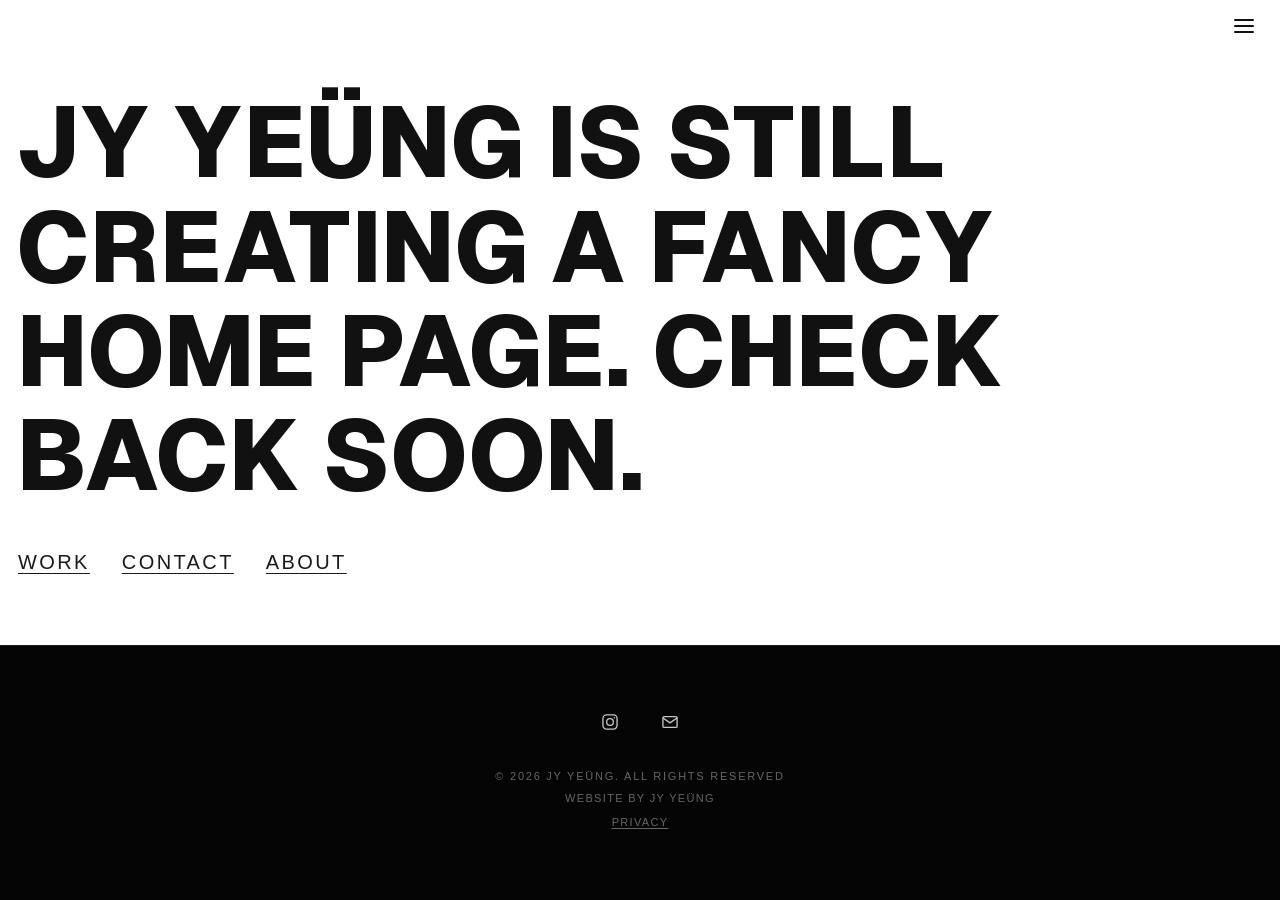
<file: index.html>
<!DOCTYPE html>
<html lang="en">
<head>
  <meta charset="utf-8" />
  <link rel="icon" href="favicon.ico" sizes="any" />
  <link rel="icon" href="assets/brand/favicon.svg" type="image/svg+xml" />
  <meta name="viewport" content="width=device-width, initial-scale=1" />
  <title>Jy Yeüng</title>
  <meta name="description" content="Artist site for Jy Yeüng — eras, images, and sound." />
  <meta name="theme-color" content="#ffffff" />
  <link rel="canonical" href="https://thisisjyyeung.com/" />
  <meta property="og:type" content="website" />
  <meta property="og:site_name" content="thisisjyyeung.com" />
  <meta property="og:title" content="Jy Yeüng" />
  <meta property="og:description" content="Artist site for Jy Yeüng — eras, images, and sound." />
  <meta property="og:image" content="assets/dysphoria/00-cover.jpg" />
  <meta name="twitter:card" content="summary_large_image" />
  <link rel="stylesheet" href="css/dysphoria.css" />
  <link rel="stylesheet" href="css/chrome.css?v=v1.3-images-align" />
</head>
<body class="home-shell home-dummy">
  <nav class="site-nav site-nav--float" data-chrome-nav>
    <button type="button" class="nav-toggle" aria-expanded="false" aria-controls="site-menu" aria-label="Menu">
      <span class="nav-burger" aria-hidden="true"><span></span><span></span><span></span></span>
    </button>
    <div class="nav-scrim" data-nav-close hidden aria-hidden="true"></div>
    <div class="nav-panel" id="site-menu" role="dialog" aria-modal="true" aria-label="Site menu" hidden aria-hidden="true">
      <a href="./" class="nav-item" aria-current="page">HOME</a>
      <a href="work/" class="nav-item">WORK</a>
      <a href="contact/" class="nav-item">CONTACT</a>
      <a href="about/" class="nav-item">ABOUT</a>
      <div class="nav-social nav-item" role="group" aria-label="Social">
        <a class="nav-icon" href="https://www.instagram.com/thisisjyyeung/" target="_blank" rel="noopener" aria-label="Instagram">
          <svg class="ig-icon" viewBox="0 0 24 24" aria-hidden="true">
            <rect x="3.5" y="3.5" width="17" height="17" rx="4.5"/>
            <circle cx="12" cy="12" r="4"/>
            <circle cx="17.2" cy="6.8" r="0.9" fill="currentColor" stroke="none"/>
          </svg>
        </a>
        <a class="nav-icon" href="contact/" aria-label="Contact">
          <svg viewBox="0 0 24 24" aria-hidden="true">
            <rect x="3.5" y="5.5" width="17" height="13" rx="1.5"/>
            <path d="M4 7.5 L12 13 L20 7.5"/>
          </svg>
        </a>
      </div>
    </div>
  </nav>

  <main class="home-hero">
    <h1 class="home-dummy__line site-name">JY YEÜNG IS STILL CREATING A FANCY HOME PAGE. CHECK BACK SOON.</h1>
    <nav class="home-dummy__links" aria-label="Sections">
      <a href="work/">WORK</a>
      <a href="contact/">CONTACT</a>
      <a href="about/">ABOUT</a>
    </nav>
  </main>

  <footer class="site-footer" id="footer">
    <div class="footer-icons">
      <a class="footer-icon" href="https://www.instagram.com/thisisjyyeung/" target="_blank" rel="noopener" aria-label="Instagram">
        <svg class="ig-icon" viewBox="0 0 24 24" aria-hidden="true">
          <rect x="3.5" y="3.5" width="17" height="17" rx="4.5"/>
          <circle cx="12" cy="12" r="4"/>
          <circle cx="17.2" cy="6.8" r="0.9" fill="currentColor" stroke="none"/>
        </svg>
      </a>
      <a class="footer-icon" href="contact/" aria-label="Contact">
        <svg viewBox="0 0 24 24" aria-hidden="true">
          <rect x="3.5" y="5.5" width="17" height="13" rx="1.5"/>
          <path d="M4 7.5 L12 13 L20 7.5"/>
        </svg>
      </a>
    </div>
    <p class="copy">© 2026 JY YEÜNG. ALL RIGHTS RESERVED</p>
    <p class="footer-credit">WEBSITE BY JY YEÜNG</p>
    <p class="footer-links"><a href="privacy/">Privacy</a></p>
  </footer>

  <script src="js/chrome.js?v=img-even-v1" defer></script>
</body>
</html>
</file>
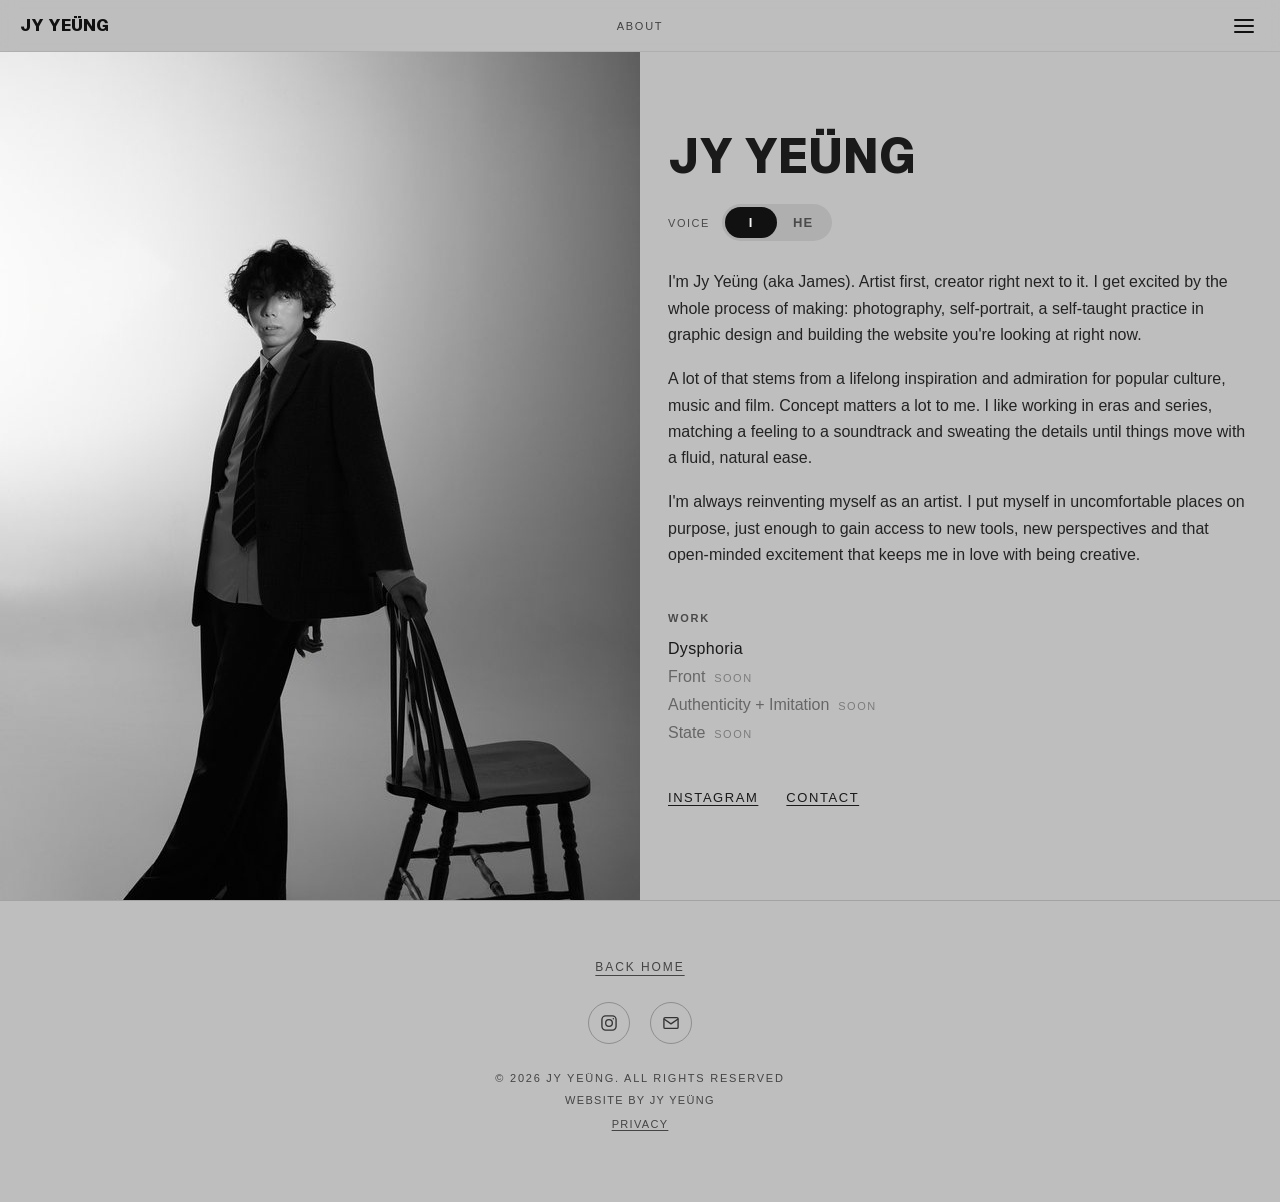
<file: about/index.html>
<!DOCTYPE html>
<html lang="en">
<head>
  <base href="../" />
  <meta charset="utf-8" />
  <link rel="icon" href="favicon.ico" sizes="any" />
  <link rel="icon" href="assets/brand/favicon.svg" type="image/svg+xml" />
  <meta name="viewport" content="width=device-width, initial-scale=1" />
  <title>About — Jy Yeüng</title>
  <meta name="description" content="Jy Yeüng — artist first, creator right next to it. Photography, self-portrait, graphic design." />
  <meta name="theme-color" content="#bebebe" />
  <link rel="canonical" href="https://thisisjyyeung.com/about/" />
  <meta property="og:type" content="website" />
  <meta property="og:site_name" content="thisisjyyeung.com" />
  <meta property="og:title" content="About — Jy Yeüng" />
  <meta property="og:description" content="Jy Yeüng — artist first, creator right next to it. Photography, self-portrait, graphic design." />
  <meta property="og:url" content="https://thisisjyyeung.com/about/" />
  <meta property="og:image" content="assets/about/hero-i.jpg?v=img-srcset-v2" />
  <meta name="twitter:card" content="summary_large_image" />
  <link rel="stylesheet" href="css/chrome.css?v=v1.3-images-align" />
  <link rel="stylesheet" href="css/about.css?v=type-scale-v3" />
</head>
<body class="about-page about-voice-i" data-about-voice="i">
  <header class="site-topbar">
    <a class="site-name" href="./">JY YEÜNG</a>
    <span class="site-page-tip">ABOUT</span>
    <div class="site-topbar__right">
      <nav class="site-nav" data-chrome-nav>
        <button type="button" class="nav-toggle" aria-expanded="false" aria-controls="site-menu" aria-label="Menu">
          <span class="nav-burger" aria-hidden="true"><span></span><span></span><span></span></span>
        </button>
        <div class="nav-scrim" data-nav-close hidden aria-hidden="true"></div>
        <div class="nav-panel" id="site-menu" role="dialog" aria-modal="true" aria-label="Site menu" hidden aria-hidden="true">
        <a href="./" class="nav-item">HOME</a>
        <a href="work/" class="nav-item">WORK</a>
        <a href="contact/" class="nav-item">CONTACT</a>
        <a href="about/" class="nav-item" aria-current="page">ABOUT</a>
        <div class="nav-social nav-item" role="group" aria-label="Social">
          <a class="nav-icon" href="https://www.instagram.com/thisisjyyeung/" target="_blank" rel="noopener" aria-label="Instagram">
            <svg class="ig-icon" viewBox="0 0 24 24" aria-hidden="true">
              <rect x="3.5" y="3.5" width="17" height="17" rx="4.5"/>
              <circle cx="12" cy="12" r="4"/>
              <circle cx="17.2" cy="6.8" r="0.9" fill="currentColor" stroke="none"/>
            </svg>
          </a>
          <a class="nav-icon" href="contact/" aria-label="Contact">
            <svg viewBox="0 0 24 24" aria-hidden="true">
              <rect x="3.5" y="5.5" width="17" height="13" rx="1.5"/>
              <path d="M4 7.5 L12 13 L20 7.5"/>
            </svg>
          </a>
        </div>
        </div>
      </nav>
    </div>
  </header>

  <main class="about-main">
    <section class="about-hero float-up" aria-label="Portrait" data-about-hero>
      <div class="about-hero__stage">
        <img
          class="about-hero__img is-active"
          data-voice="i"
          src="assets/about/hero-i.jpg?v=img-srcset-v2"
          srcset="assets/about/hero-i-640w.jpg?v=img-srcset-v2 640w,
              assets/about/hero-i-1080w.jpg?v=img-srcset-v2 1080w,
              assets/about/hero-i-1280w.jpg?v=img-srcset-v2 1280w,
              assets/about/hero-i.jpg?v=img-srcset-v2 1600w"
          sizes="(min-width: 768px) and (orientation: landscape) 50vw, 100vw"
          alt="Jy Yeüng"
          width="1600"
          height="2400"
          decoding="async"
          fetchpriority="high"
        />
        <img
          class="about-hero__img"
          data-voice="he"
          src="assets/about/hero-he.jpg?v=img-srcset-v2"
          srcset="assets/about/hero-he-640w.jpg?v=img-srcset-v2 640w,
              assets/about/hero-he-1080w.jpg?v=img-srcset-v2 1080w,
              assets/about/hero-he-1280w.jpg?v=img-srcset-v2 1280w,
              assets/about/hero-he.jpg?v=img-srcset-v2 1600w"
          sizes="(min-width: 768px) and (orientation: landscape) 50vw, 100vw"
          alt="Jy Yeüng"
          width="1600"
          height="2400"
          decoding="async"
          hidden
        />
      </div>
    </section>

    <div class="about-sheet">
      <div class="about-sheet__veil" aria-hidden="true"></div>

      <section class="about-intro float-up">
        <div class="about-intro__inner">
          <h1 class="about-name site-name" data-about-name>JY YEÜNG</h1>

          <div class="about-voice" role="group" aria-label="Voice">
            <span class="about-voice__label" id="about-voice-label">Voice</span>
            <div class="about-voice__toggle" role="tablist" aria-labelledby="about-voice-label">
              <span class="about-voice__thumb" aria-hidden="true"></span>
              <button type="button" class="about-voice__btn is-active" role="tab" id="voice-i" data-voice="i" aria-selected="true" aria-controls="about-bio" aria-pressed="true">I</button>
              <button type="button" class="about-voice__btn" role="tab" id="voice-he" data-voice="he" aria-selected="false" aria-controls="about-bio" aria-pressed="false">He</button>
            </div>
          </div>

          <div class="about-bio" id="about-bio" role="tabpanel" aria-labelledby="voice-i" data-about-bio>
            <p>I'm Jy Yeüng (aka James). Artist first, creator right next to it. I get excited by the whole process of making: photography, self-portrait, a self-taught practice in graphic design and building the website you're looking at right now.</p>
            <p>A lot of that stems from a lifelong inspiration and admiration for popular culture, music and film. Concept matters a lot to me. I like working in eras and series, matching a feeling to a soundtrack and sweating the details until things move with a fluid, natural ease.</p>
            <p>I'm always reinventing myself as an artist. I put myself in uncomfortable places on purpose, just enough to gain access to new tools, new perspectives and that open-minded excitement that keeps me in love with being creative.</p>
          </div>
        </div>
      </section>

      <section class="about-trail" aria-label="Work trail">
        <h2 class="about-trail__heading">Work</h2>
        <ul class="about-trail__list">
          <li><a href="dysphoria/">Dysphoria</a></li>
          <li><span class="is-muted" aria-disabled="true">Front<em>soon</em></span></li>
          <li><span class="is-muted" aria-disabled="true">Authenticity + Imitation<em>soon</em></span></li>
          <li><span class="is-muted" aria-disabled="true">State<em>soon</em></span></li>
        </ul>
      </section>

      <section class="about-close" aria-label="Connect">
        <a class="about-close__link" href="https://www.instagram.com/thisisjyyeung/" target="_blank" rel="noopener">Instagram</a>
        <a class="about-close__link" href="contact/">Contact</a>
      </section>
    </div>
  </main>

  <footer class="site-footer" id="footer">
    <a class="footer-home" href="./">Back home</a>
    <div class="footer-icons">
      <a class="footer-icon" href="https://www.instagram.com/thisisjyyeung/" target="_blank" rel="noopener" aria-label="Instagram">
        <svg class="ig-icon" viewBox="0 0 24 24" aria-hidden="true">
          <rect x="3.5" y="3.5" width="17" height="17" rx="4.5"/>
          <circle cx="12" cy="12" r="4"/>
          <circle cx="17.2" cy="6.8" r="0.9" fill="currentColor" stroke="none"/>
        </svg>
      </a>
      <a class="footer-icon" href="contact/" aria-label="Contact">
        <svg viewBox="0 0 24 24" aria-hidden="true">
          <rect x="3.5" y="5.5" width="17" height="13" rx="1.5"/>
          <path d="M4 7.5 L12 13 L20 7.5"/>
        </svg>
      </a>
    </div>
    <p class="copy">© 2026 JY YEÜNG. ALL RIGHTS RESERVED</p>
    <p class="footer-credit">WEBSITE BY JY YEÜNG</p>
    <p class="footer-links"><a href="privacy/">Privacy</a></p>
  </footer>

  <script type="application/json" id="about-copy">
  {
    "i": {
      "name": "JY YEÜNG",
      "bio": [
        "I'm Jy Yeüng (aka James). Artist first, creator right next to it. I get excited by the whole process of making: photography, self-portrait, a self-taught practice in graphic design and building the website you're looking at right now.",
        "A lot of that stems from a lifelong inspiration and admiration for popular culture, music and film. Concept matters a lot to me. I like working in eras and series, matching a feeling to a soundtrack and sweating the details until things move with a fluid, natural ease.",
        "I'm always reinventing myself as an artist. I put myself in uncomfortable places on purpose, just enough to gain access to new tools, new perspectives and that open-minded excitement that keeps me in love with being creative."
      ]
    },
    "he": {
      "name": "JY YEÜNG",
      "bio": [
        "Jy Yeüng (aka James) is an artist first and a creator close behind. He gets excited by the whole process of making: photography, self-portrait, a self-taught practice in graphic design and building the website you're on right now.",
        "A lot of that stems from a lifelong inspiration and admiration for popular culture, music and film. Concept sits at the center of how he works. He builds in eras and series, matches a feeling to a soundtrack and sweats the details until motion feels fluid and natural.",
        "He believes in artistic reinvention. He puts himself in uncomfortable places on purpose, just enough to gain access to new tools, new perspectives and an open-minded excitement that keeps him in love with being creative."
      ]
    }
  }
  </script>

  <script src="js/chrome.js?v=img-even-v1" defer></script>
  <script src="js/about.js?v=img-srcset-v2" defer></script>
</body>
</html>
</file>
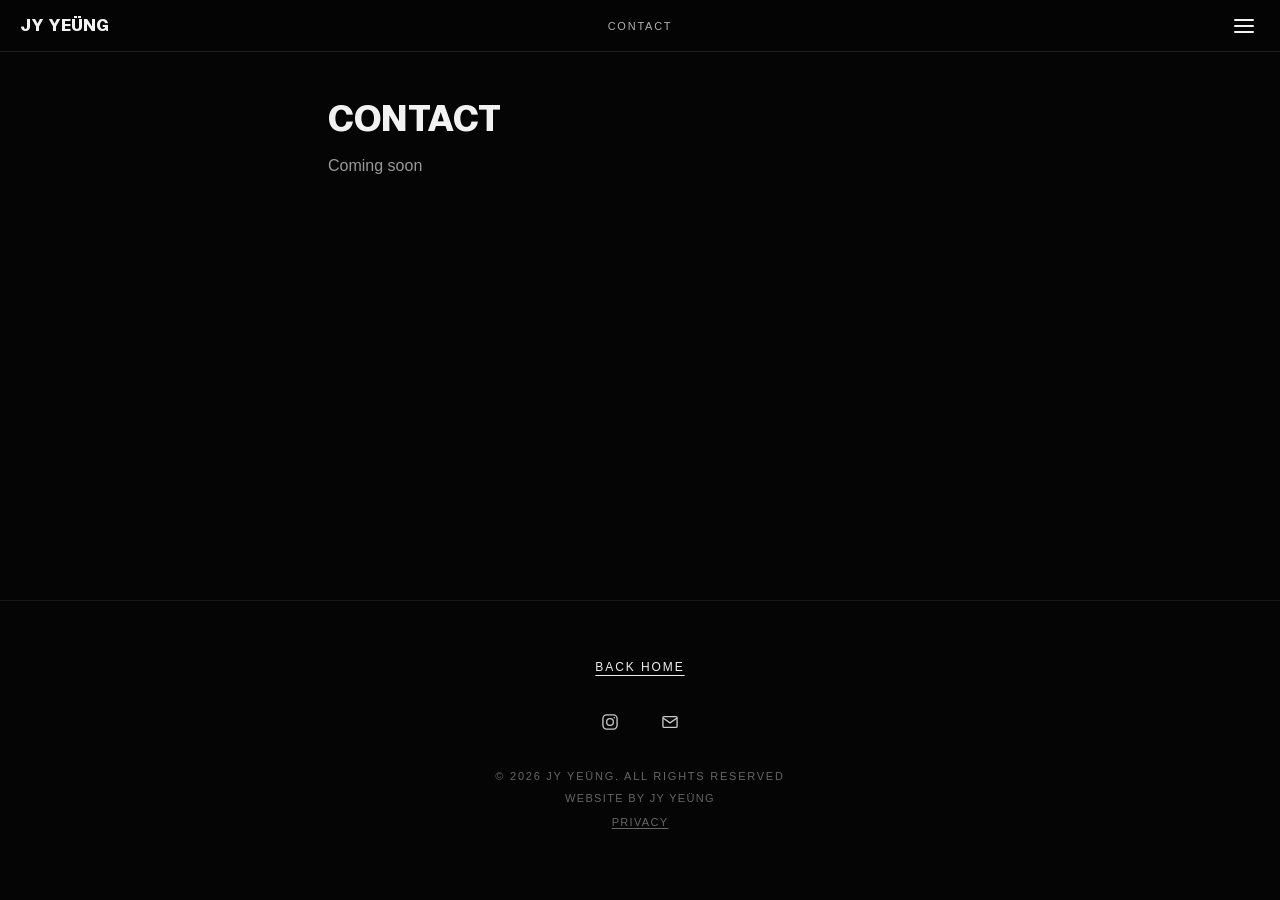
<file: contact/index.html>
<!DOCTYPE html>
<html lang="en">
<head>
  <base href="../" />
  <meta charset="utf-8" />
  <link rel="icon" href="favicon.ico" sizes="any" />
  <link rel="icon" href="assets/brand/favicon.svg" type="image/svg+xml" />
  <meta name="viewport" content="width=device-width, initial-scale=1" />
  <title>Contact — Jy Yeüng</title>
  <meta name="description" content="Contact Jy Yeüng — form coming soon." />
  <meta name="theme-color" content="#050505" />
  <link rel="canonical" href="https://thisisjyyeung.com/contact/" />
  <meta property="og:type" content="website" />
  <meta property="og:site_name" content="thisisjyyeung.com" />
  <meta property="og:title" content="Contact — Jy Yeüng" />
  <meta property="og:description" content="Contact Jy Yeüng — form coming soon." />
  <meta property="og:url" content="https://thisisjyyeung.com/contact/" />
  <meta name="twitter:card" content="summary" />
  <link href="https://fonts.cdnfonts.com/css/clarendon-2" rel="stylesheet" />
  <link rel="stylesheet" href="css/dysphoria.css?v=v1.3-images-align" />
  <link rel="stylesheet" href="css/chrome.css?v=v1.3-images-align" />
</head>
<body class="home-shell page-shell">
  <header class="site-topbar">
    <a class="site-name" href="./">JY YEÜNG</a>
    <span class="site-page-tip">CONTACT</span>
    <div class="site-topbar__right">
      <nav class="site-nav" data-chrome-nav>
        <button type="button" class="nav-toggle" aria-expanded="false" aria-controls="site-menu" aria-label="Menu">
          <span class="nav-burger" aria-hidden="true"><span></span><span></span><span></span></span>
        </button>
        <div class="nav-scrim" data-nav-close hidden aria-hidden="true"></div>
        <div class="nav-panel" id="site-menu" role="dialog" aria-modal="true" aria-label="Site menu" hidden aria-hidden="true">
        <a href="./" class="nav-item">HOME</a>
        <a href="work/" class="nav-item">WORK</a>
        <a href="contact/" class="nav-item" aria-current="page">CONTACT</a>
        <a href="about/" class="nav-item">ABOUT</a>
        <div class="nav-social nav-item" role="group" aria-label="Social">
          <a class="nav-icon" href="https://www.instagram.com/thisisjyyeung/" target="_blank" rel="noopener" aria-label="Instagram">
            <svg class="ig-icon" viewBox="0 0 24 24" aria-hidden="true">
              <rect x="3.5" y="3.5" width="17" height="17" rx="4.5"/>
              <circle cx="12" cy="12" r="4"/>
              <circle cx="17.2" cy="6.8" r="0.9" fill="currentColor" stroke="none"/>
            </svg>
          </a>
          <a class="nav-icon" href="contact/" aria-label="Contact">
            <svg viewBox="0 0 24 24" aria-hidden="true">
              <rect x="3.5" y="5.5" width="17" height="13" rx="1.5"/>
              <path d="M4 7.5 L12 13 L20 7.5"/>
            </svg>
          </a>
        </div>
        </div>
      </nav>
    </div>
  </header>

  <main class="page-main">
    <h1 class="page-title site-name">Contact</h1>
    <p class="page-lede">Coming soon</p>
  </main>

  <footer class="site-footer" id="footer">
    <a class="footer-home" href="./">Back home</a>
    <div class="footer-icons">
      <a class="footer-icon" href="https://www.instagram.com/thisisjyyeung/" target="_blank" rel="noopener" aria-label="Instagram">
        <svg class="ig-icon" viewBox="0 0 24 24" aria-hidden="true">
          <rect x="3.5" y="3.5" width="17" height="17" rx="4.5"/>
          <circle cx="12" cy="12" r="4"/>
          <circle cx="17.2" cy="6.8" r="0.9" fill="currentColor" stroke="none"/>
        </svg>
      </a>
      <a class="footer-icon" href="contact/" aria-label="Contact">
        <svg viewBox="0 0 24 24" aria-hidden="true">
          <rect x="3.5" y="5.5" width="17" height="13" rx="1.5"/>
          <path d="M4 7.5 L12 13 L20 7.5"/>
        </svg>
      </a>
    </div>
    <p class="copy">© 2026 JY YEÜNG. ALL RIGHTS RESERVED</p>
    <p class="footer-credit">WEBSITE BY JY YEÜNG</p>
    <p class="footer-links"><a href="privacy/">Privacy</a></p>
  </footer>

  <script src="js/chrome.js?v=img-even-v1" defer></script>
</body>
</html>
</file>
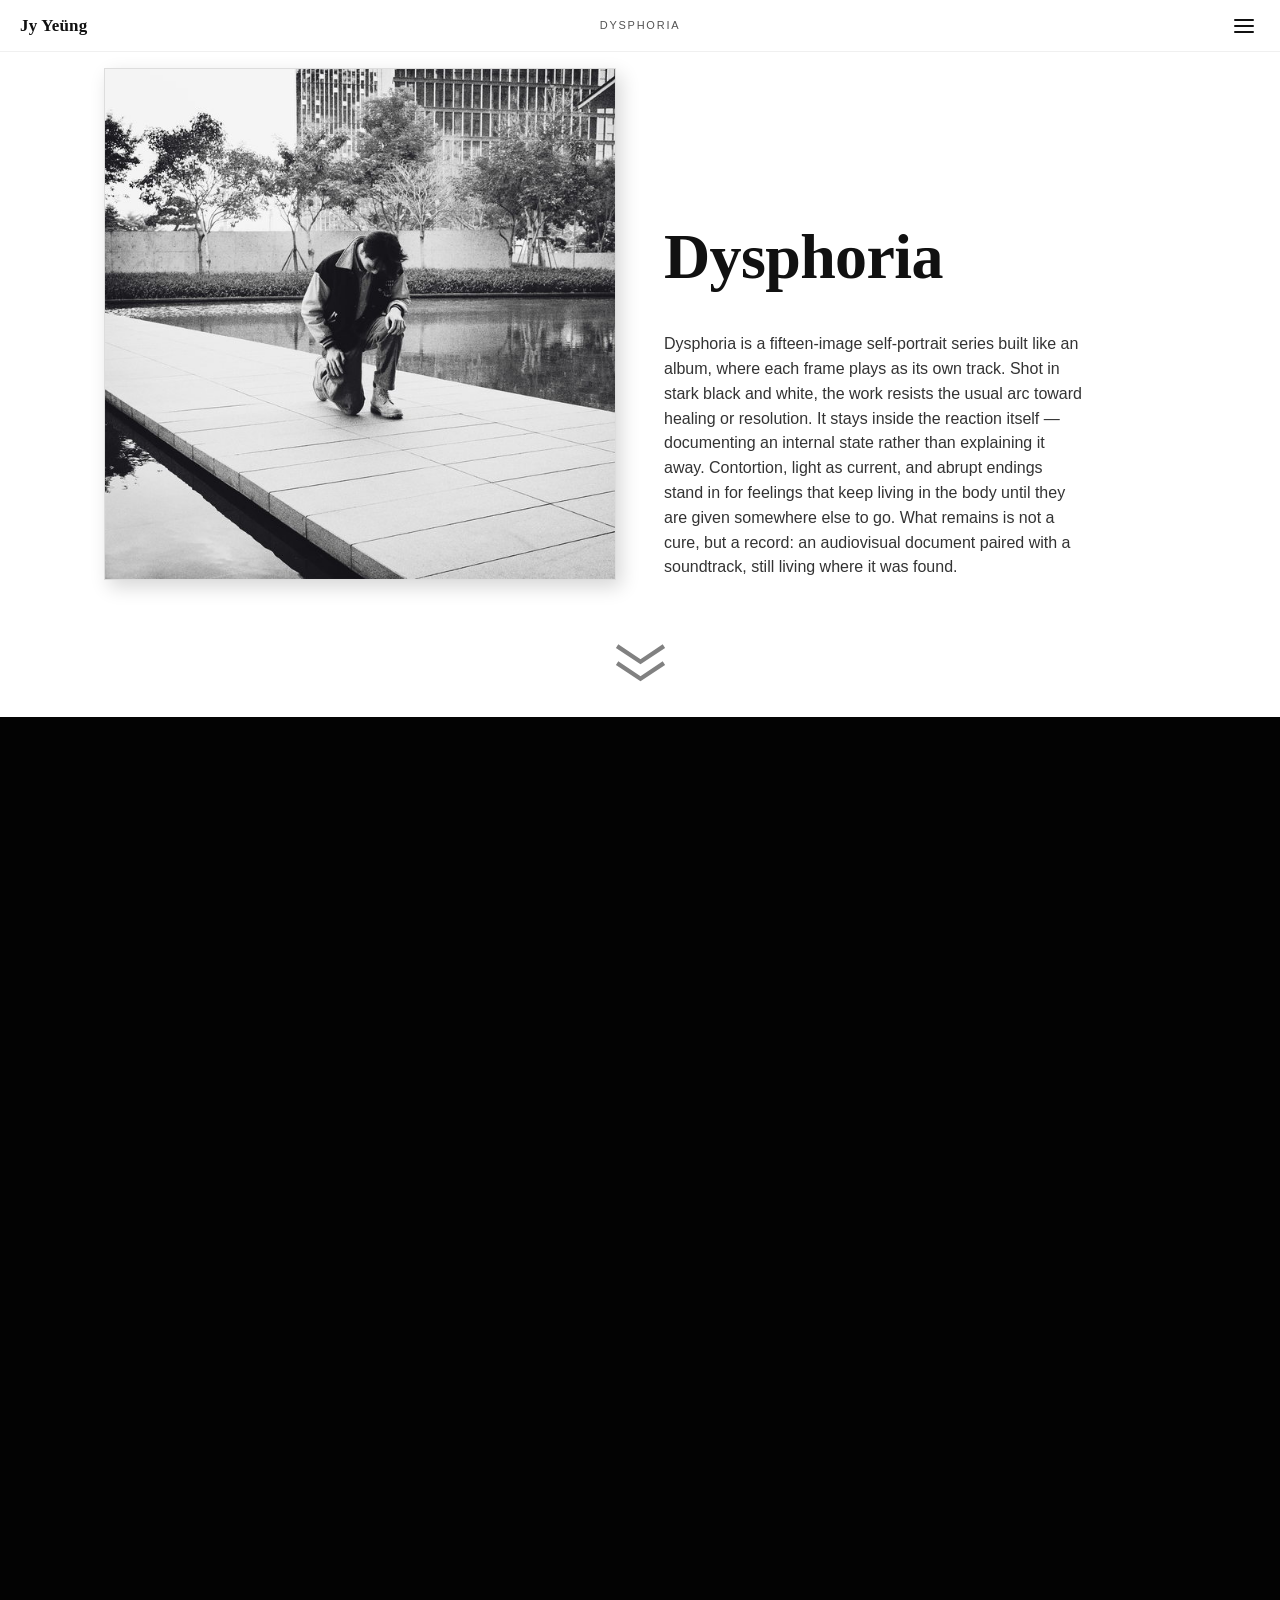
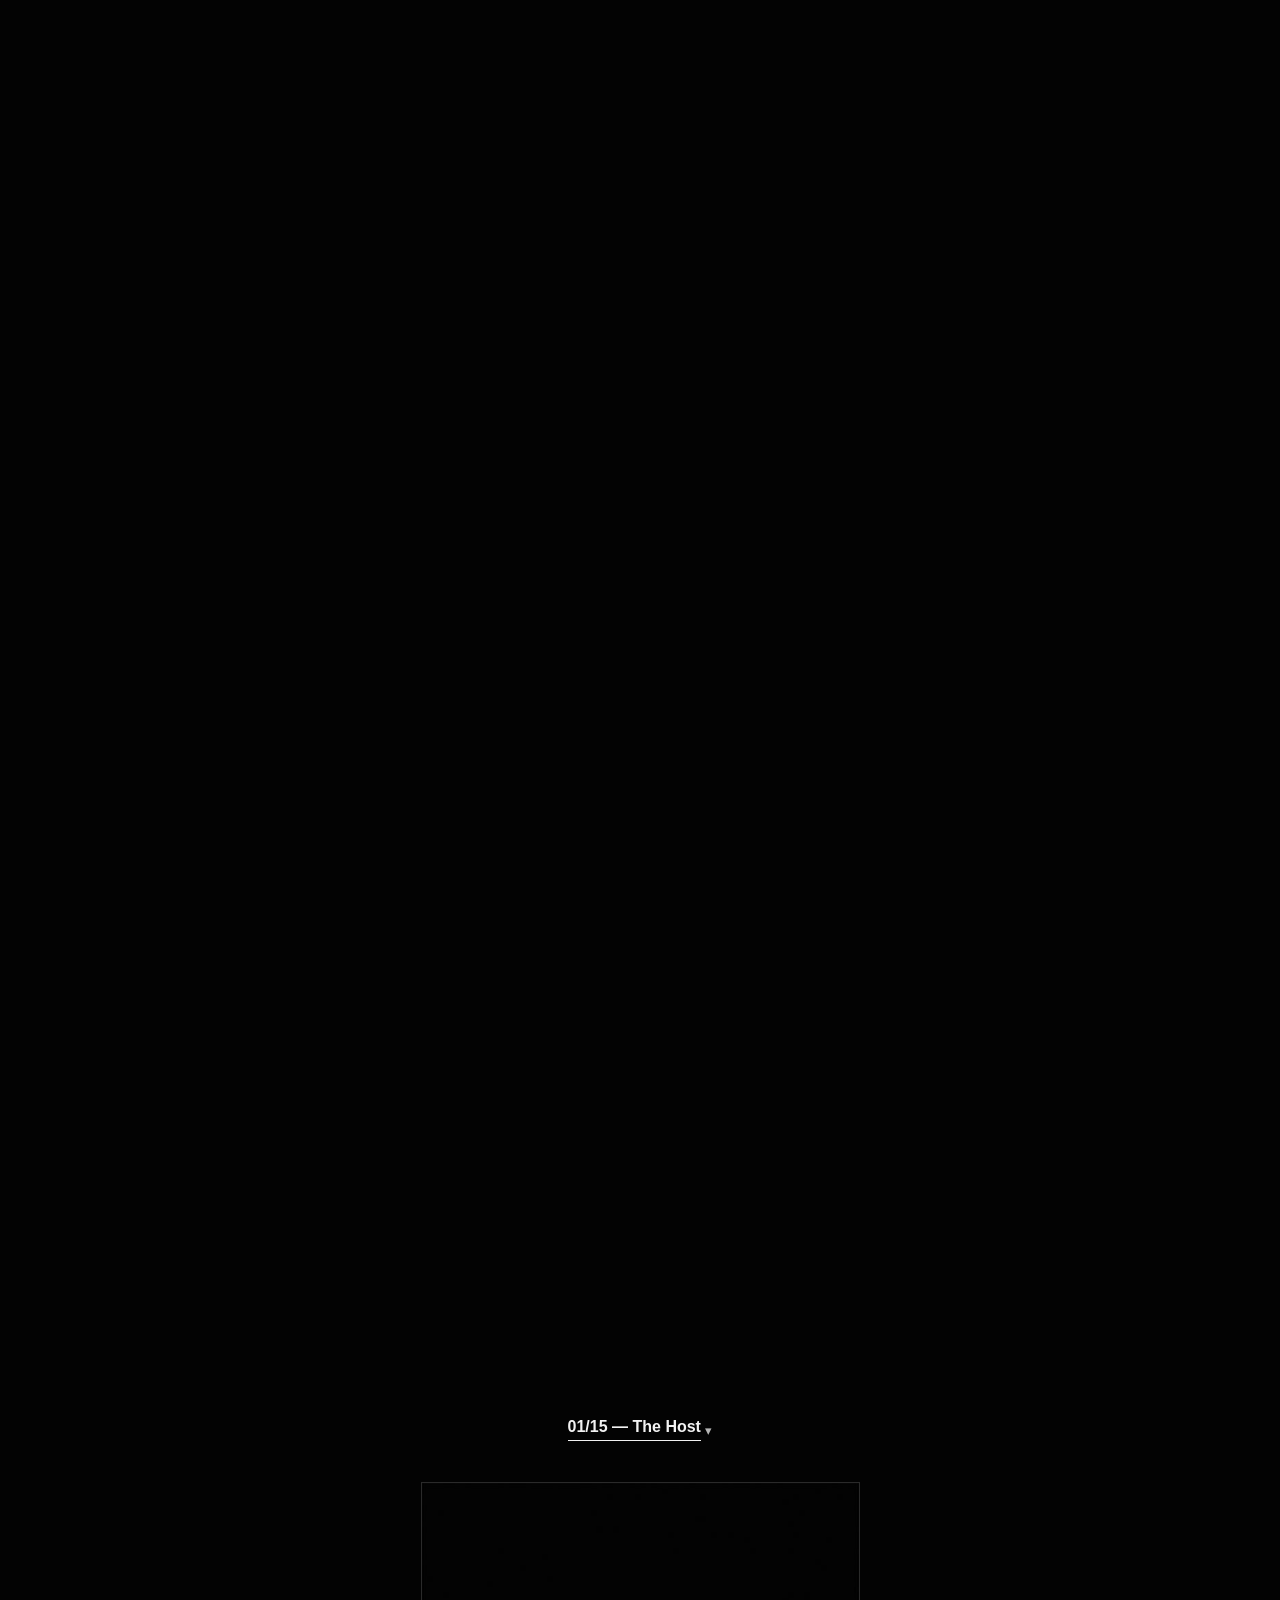
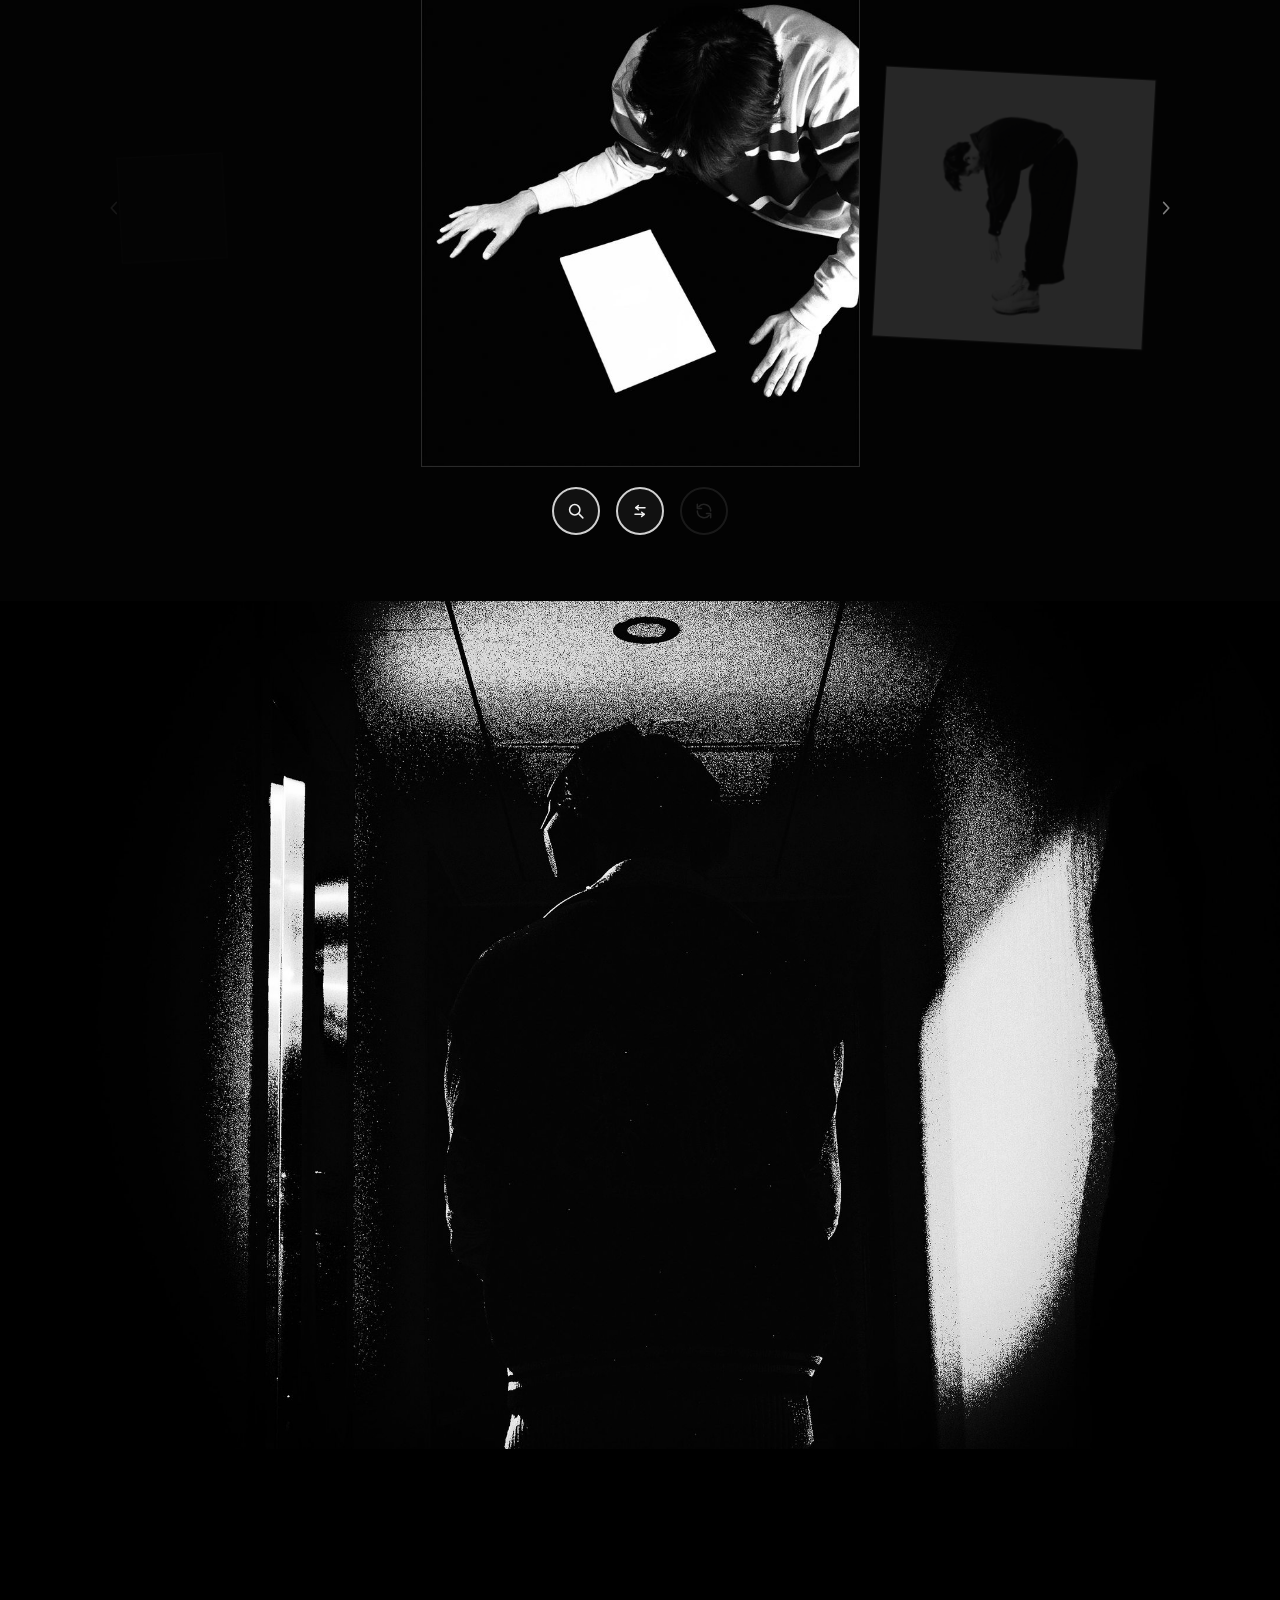
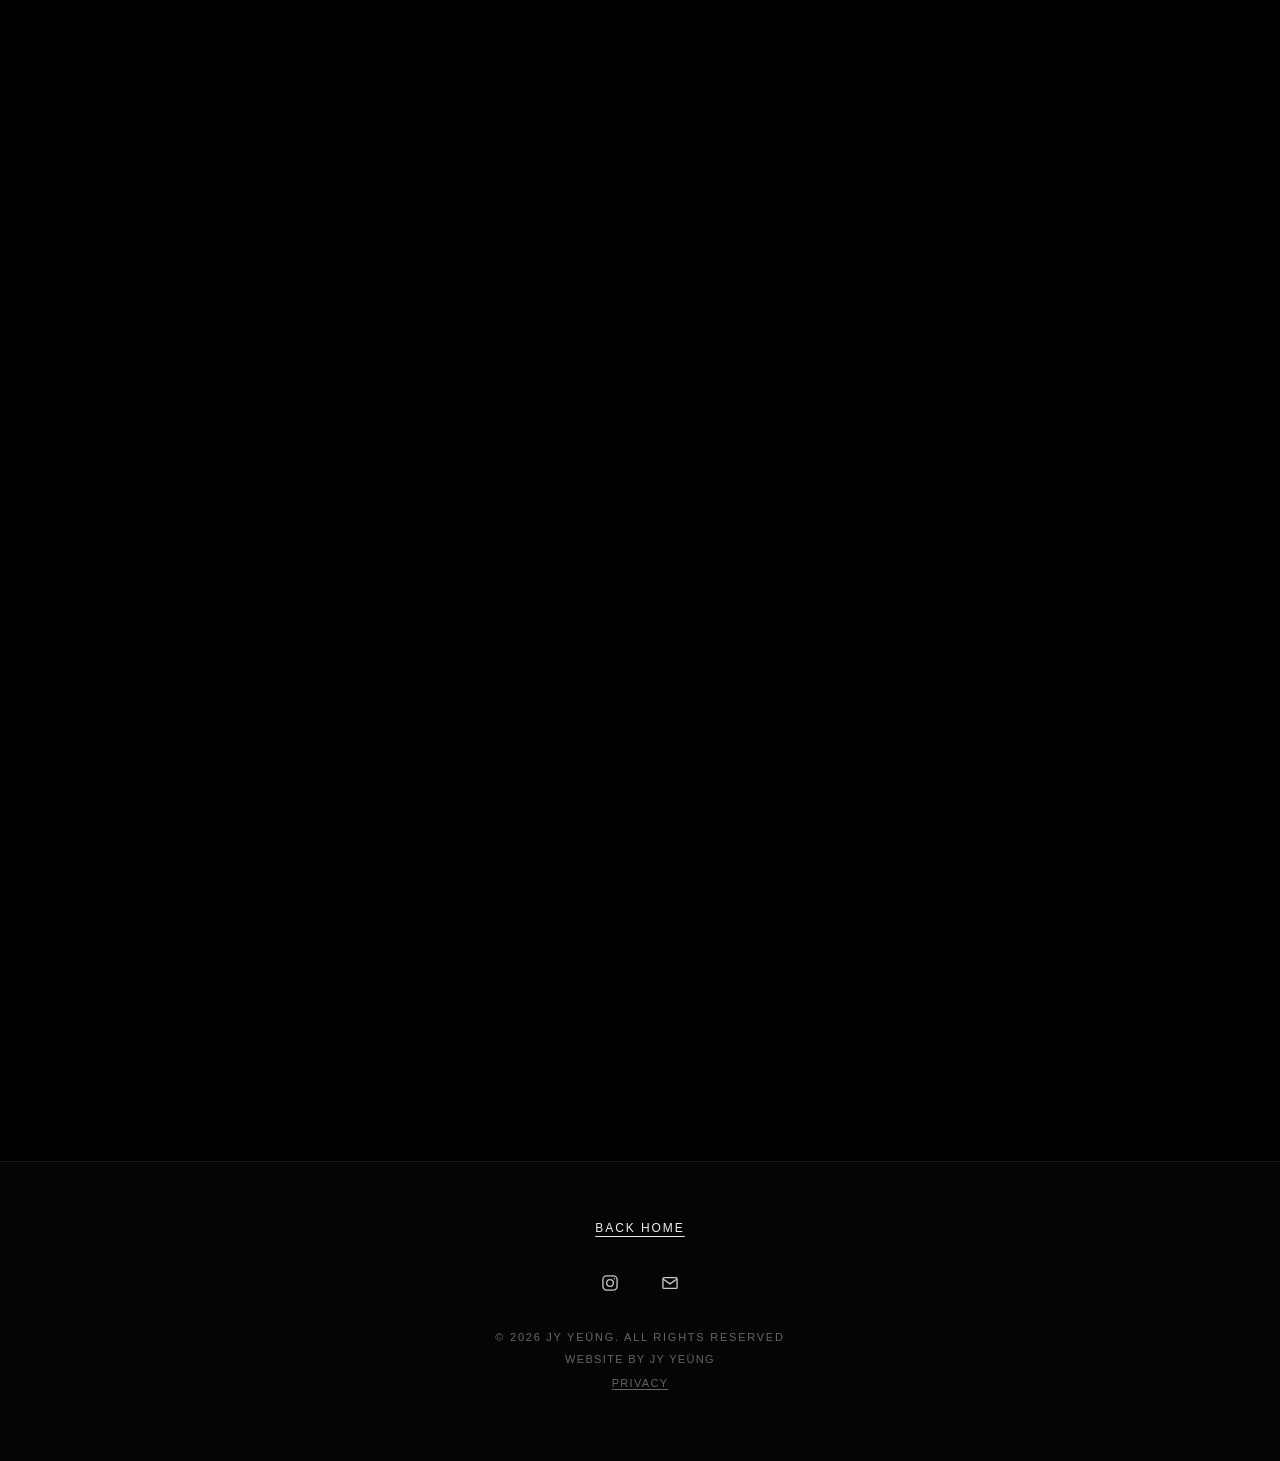
<file: dysphoria/index.html>
<!DOCTYPE html>
<html lang="en">
<head>
  <base href="../" />
  <meta charset="utf-8" />
  <link rel="icon" href="favicon.ico" sizes="any" />
  <link rel="icon" href="assets/brand/favicon.svg" type="image/svg+xml" />
  <meta name="viewport" content="width=device-width, initial-scale=1" />
  <title>Dysphoria — Jy Yeüng</title>
  <meta name="description" content="Dysphoria is a fifteen-image self-portrait series built like an album, where each frame plays as its own track." />
  <meta name="theme-color" content="#050505" />
  <link rel="canonical" href="https://thisisjyyeung.com/dysphoria/" />

  <meta property="og:type" content="website" />
  <meta property="og:site_name" content="thisisjyyeung.com" />
  <meta property="og:title" content="Dysphoria — Jy Yeüng" />
  <meta property="og:description" content="Dysphoria is a fifteen-image self-portrait series built like an album, where each frame plays as its own track." />
  <meta property="og:image" content="assets/dysphoria/00-cover.jpg?v=img-srcset-v2" />
  <meta property="og:url" content="https://thisisjyyeung.com/dysphoria/" />

  <meta name="twitter:card" content="summary_large_image" />
  <meta name="twitter:title" content="Dysphoria — Jy Yeüng" />
  <meta name="twitter:description" content="Dysphoria is a fifteen-image self-portrait series built like an album, where each frame plays as its own track." />
  <meta name="twitter:image" content="assets/dysphoria/00-cover.jpg?v=img-srcset-v2" />

  <link href="https://fonts.cdnfonts.com/css/clarendon-2" rel="stylesheet" />
  <link rel="stylesheet" href="css/dysphoria.css?v=v1.3-images-align" />
  <link rel="stylesheet" href="css/chrome.css?v=v1.3-images-align" />
</head>
<body>
  <div class="load-gate" id="loadGate" role="status" aria-live="polite" aria-busy="true">
    <div class="load-gate-inner">
      <span class="load-gate-mark" aria-hidden="true"></span>
      <span class="load-gate-label">Dysphoria</span>
    </div>
  </div>

  <header class="topbar">
    <a class="brand site-name" href="./">Jy Yeüng</a>
    <div class="project-title site-page-tip">DYSPHORIA</div>
    <div class="top-right">
      <nav class="site-nav" data-chrome-nav>
        <button type="button" class="nav-toggle" aria-expanded="false" aria-controls="site-menu" aria-label="Menu">
          <span class="nav-burger" aria-hidden="true"><span></span><span></span><span></span></span>
        </button>
        <div class="nav-scrim" data-nav-close hidden aria-hidden="true"></div>
        <div class="nav-panel" id="site-menu" role="dialog" aria-modal="true" aria-label="Site menu" hidden aria-hidden="true">
          <a href="./" class="nav-item">HOME</a>
          <a href="work/" class="nav-item">WORK</a>
          <a href="contact/" class="nav-item">CONTACT</a>
          <a href="about/" class="nav-item">ABOUT</a>
          <div class="nav-social nav-item" role="group" aria-label="Social">
            <a class="nav-icon" href="https://www.instagram.com/thisisjyyeung/" target="_blank" rel="noopener" aria-label="Instagram">
              <svg class="ig-icon" viewBox="0 0 24 24" aria-hidden="true">
                <rect x="3.5" y="3.5" width="17" height="17" rx="4.5"/>
                <circle cx="12" cy="12" r="4"/>
                <circle cx="17.2" cy="6.8" r="0.9" fill="currentColor" stroke="none"/>
              </svg>
            </a>
            <a class="nav-icon" href="contact/" aria-label="Contact">
              <svg viewBox="0 0 24 24" aria-hidden="true">
                <rect x="3.5" y="5.5" width="17" height="13" rx="1.5"/>
                <path d="M4 7.5 L12 13 L20 7.5"/>
              </svg>
            </a>
          </div>
        </div>
      </nav>
    </div>
  </header>

  <!-- 1. INTRO (white) — no cover-slide motion -->
  <section class="intro" id="intro">
    <div class="intro-sticky">
      <!-- Cover image is set once by js/dysphoria.js (responsive pick); no inline URL so the page never fetches two variants. -->
      <div class="intro-cover" id="introCover"></div>
      <div class="intro-copy" id="introCopy">
        <h1>Dysphoria</h1>
        <p>
          Dysphoria is a fifteen-image self-portrait series built like an album, where each frame plays as its own track.
          Shot in stark black and white, the work resists the usual arc toward healing or resolution. It stays inside the
          reaction itself — documenting an internal state rather than explaining it away. Contortion, light as current,
          and abrupt endings stand in for feelings that keep living in the body until they are given somewhere else to go.
          What remains is not a cure, but a record: an audiovisual document paired with a soundtrack, still living where
          it was found.
        </p>
      </div>
    </div>
    <div class="intro-scroll-cue" id="introHint" aria-label="Scroll to enter">
      <span class="chevrons" aria-hidden="true">
        <svg class="chev-svg" viewBox="0 0 56 30" width="51" height="27" focusable="false">
          <path d="M4 7 L28 23 L52 7" fill="none" stroke="currentColor" stroke-width="4.8" stroke-linecap="square" stroke-linejoin="miter"/>
        </svg>
        <svg class="chev-svg" viewBox="0 0 56 30" width="51" height="27" focusable="false">
          <path d="M4 7 L28 23 L52 7" fill="none" stroke="currentColor" stroke-width="4.8" stroke-linecap="square" stroke-linejoin="miter"/>
        </svg>
      </span>
    </div>
  </section>

  <!-- 2. ENTER GATE scrub (~240vh) + soundtrack mid-scrub -->
  <section class="enter-gate" id="enterGate" data-scrub="enter">
    <div class="enter-sticky" id="enterSticky">
      <div class="enter-bg" id="enterBg"></div>
      <div class="gate-wrap">
        <div class="gate-img enter" id="enterGateImg" role="img" aria-label="Enter gate"></div>
      </div>
      <div class="soundtrack-layer" id="soundtrackLayer">
        <div class="soundtrack-bg" id="playlistBg" aria-hidden="true"></div>
        <div class="soundtrack-scrim" aria-hidden="true"></div>
        <div class="soundtrack-darken" id="soundtrackDarken"></div>
        <div class="soundtrack-inner" id="soundtrackInner">
          <h2>Soundtrack</h2>
          <div class="listen-row">
            <span>Listen on</span>
            <a data-listen="apple" href="https://music.apple.com/us/playlist/pl.u-jV890pjsd12y6xr" target="_blank" rel="noopener">Apple Music</a>
            <span class="soon">Spotify · soon</span>
          </div>
          <iframe
            title="Dysphoria soundtrack on Apple Music"
            allow="autoplay *; encrypted-media *; fullscreen *; clipboard-write"
            frameborder="0"
            height="450"
            scrolling="no"
            sandbox="allow-forms allow-popups allow-same-origin allow-scripts allow-storage-access-by-user-activation allow-top-navigation-by-user-activation"
            src="https://embed.music.apple.com/us/playlist/pl.u-jV890pjsd12y6xr"></iframe>
        </div>
      </div>
    </div>
  </section>

  <!-- 3. SHEETS — live carousel (fixed stage, loupe, flip, replace, title jump) -->
  <section class="sheets" id="sheets">
    <div class="sheets-inner">
      <h2 class="sheets-heading" id="sheetsHeading">The Images</h2>
      <div class="sheets-reveal" id="sheetsReveal">
      <div class="title-jump" id="titleJump">
        <div class="title-viewport">
          <button class="title-btn" id="titleBtn" type="button" aria-expanded="false" aria-controls="tracklist">
            <span class="title-line"><span class="num">01/15</span> — <span class="name">The Host</span></span><span class="title-caret" aria-hidden="true">▾</span>
          </button>
        </div>
        <div class="tracklist" id="tracklist" role="listbox" aria-label="Track list"></div>
      </div>
      <div class="frame-wrap">
        <div class="plate-stage" id="plateStage">
          <button class="peek left empty" id="peekLeft" type="button" aria-label="Previous"></button>
          <button class="peek right empty" id="peekRight" type="button" aria-label="Next"></button>
          <button type="button" class="plate-nav plate-nav--prev" id="prevBtn" title="Previous" aria-label="Previous">
            <svg viewBox="0 0 24 24" aria-hidden="true"><path d="M14.5 6 L9 12 l5.5 6"/></svg>
          </button>
          <button type="button" class="plate-nav plate-nav--next" id="nextBtn" title="Next" aria-label="Next">
            <svg viewBox="0 0 24 24" aria-hidden="true"><path d="M9.5 6 L15 12 l-5.5 6"/></svg>
          </button>
          <div class="plate-wrap">
            <div class="plate" id="plate"></div>
            <div class="plate-controls" role="toolbar" aria-label="Plate tools">
              <button type="button" class="icon-btn" id="loupeBtn" title="Loupe" aria-label="Loupe" aria-pressed="false">
                <svg viewBox="0 0 24 24" aria-hidden="true"><circle cx="10.5" cy="10.5" r="6.2"/><path d="M15.8 15.8 L20.2 20.2"/></svg>
              </button>
              <button type="button" class="icon-btn" id="flipBtn" title="Flip" aria-label="Flip" aria-pressed="false">
                <svg viewBox="0 0 24 24" aria-hidden="true">
                  <path d="M18 8 H7"/>
                  <path d="M10 5.5 L7 8 l3 2.5"/>
                  <path d="M6 16 H17"/>
                  <path d="M14 13.5 L17 16 l-3 2.5"/>
                </svg>
              </button>
              <button type="button" class="icon-btn" id="replaceBtn" title="Replace" aria-label="Replace" disabled>
                <svg viewBox="0 0 24 24" aria-hidden="true">
                  <path d="M20 12 a8 8 0 0 0 -14.2 -5.1"/>
                  <path d="M4 4 v5 h5"/>
                  <path d="M4 12 a8 8 0 0 0 14.2 5.1"/>
                  <path d="M20 20 v-5 h-5"/>
                </svg>
              </button>
            </div>
          </div>
          <div class="loupe" id="loupe"></div>
        </div>
      </div>
      </div>
    </div>
  </section>

  <!-- 4. EXIT GATE scrub (~240vh) -->
  <section class="exit-gate" id="exitGate" data-scrub="exit">
    <div class="exit-sticky" id="exitSticky">
      <div class="exit-gate-wrap">
        <div class="gate-img exit" id="exitGateImg" role="img" aria-label="Exit gate"></div>
      </div>
    </div>
  </section>

  <!-- 5. FOOTER (site-wide chrome) -->
  <footer class="site-footer" id="footer">
    <a class="footer-home" href="./">Back home</a>
    <div class="footer-icons">
      <a class="footer-icon" href="https://www.instagram.com/thisisjyyeung/" target="_blank" rel="noopener" aria-label="Instagram">
        <svg class="ig-icon" viewBox="0 0 24 24" aria-hidden="true">
          <rect x="3.5" y="3.5" width="17" height="17" rx="4.5"/>
          <circle cx="12" cy="12" r="4"/>
          <circle cx="17.2" cy="6.8" r="0.9" fill="currentColor" stroke="none"/>
        </svg>
      </a>
      <a class="footer-icon" href="contact/" aria-label="Contact">
        <svg viewBox="0 0 24 24" aria-hidden="true">
          <rect x="3.5" y="5.5" width="17" height="13" rx="1.5"/>
          <path d="M4 7.5 L12 13 L20 7.5"/>
        </svg>
      </a>
    </div>
    <p class="copy">© 2026 JY YEÜNG. ALL RIGHTS RESERVED</p>
    <p class="footer-credit">WEBSITE BY JY YEÜNG</p>
    <p class="footer-links"><a href="privacy/">Privacy</a></p>
  </footer>

  <button type="button" class="to-top" id="toTop" aria-label="Back to top" title="Back to top">
    <svg viewBox="0 0 24 24" aria-hidden="true"><path d="M12 19 V7"/><path d="M6 11 l6 -6 l6 6"/></svg>
  </button>

  <script src="js/chrome.js?v=img-even-v1" defer></script>
  <script src="js/dysphoria.js?v=v1.2-swipe-flip" defer></script>
</body>
</html>
</file>
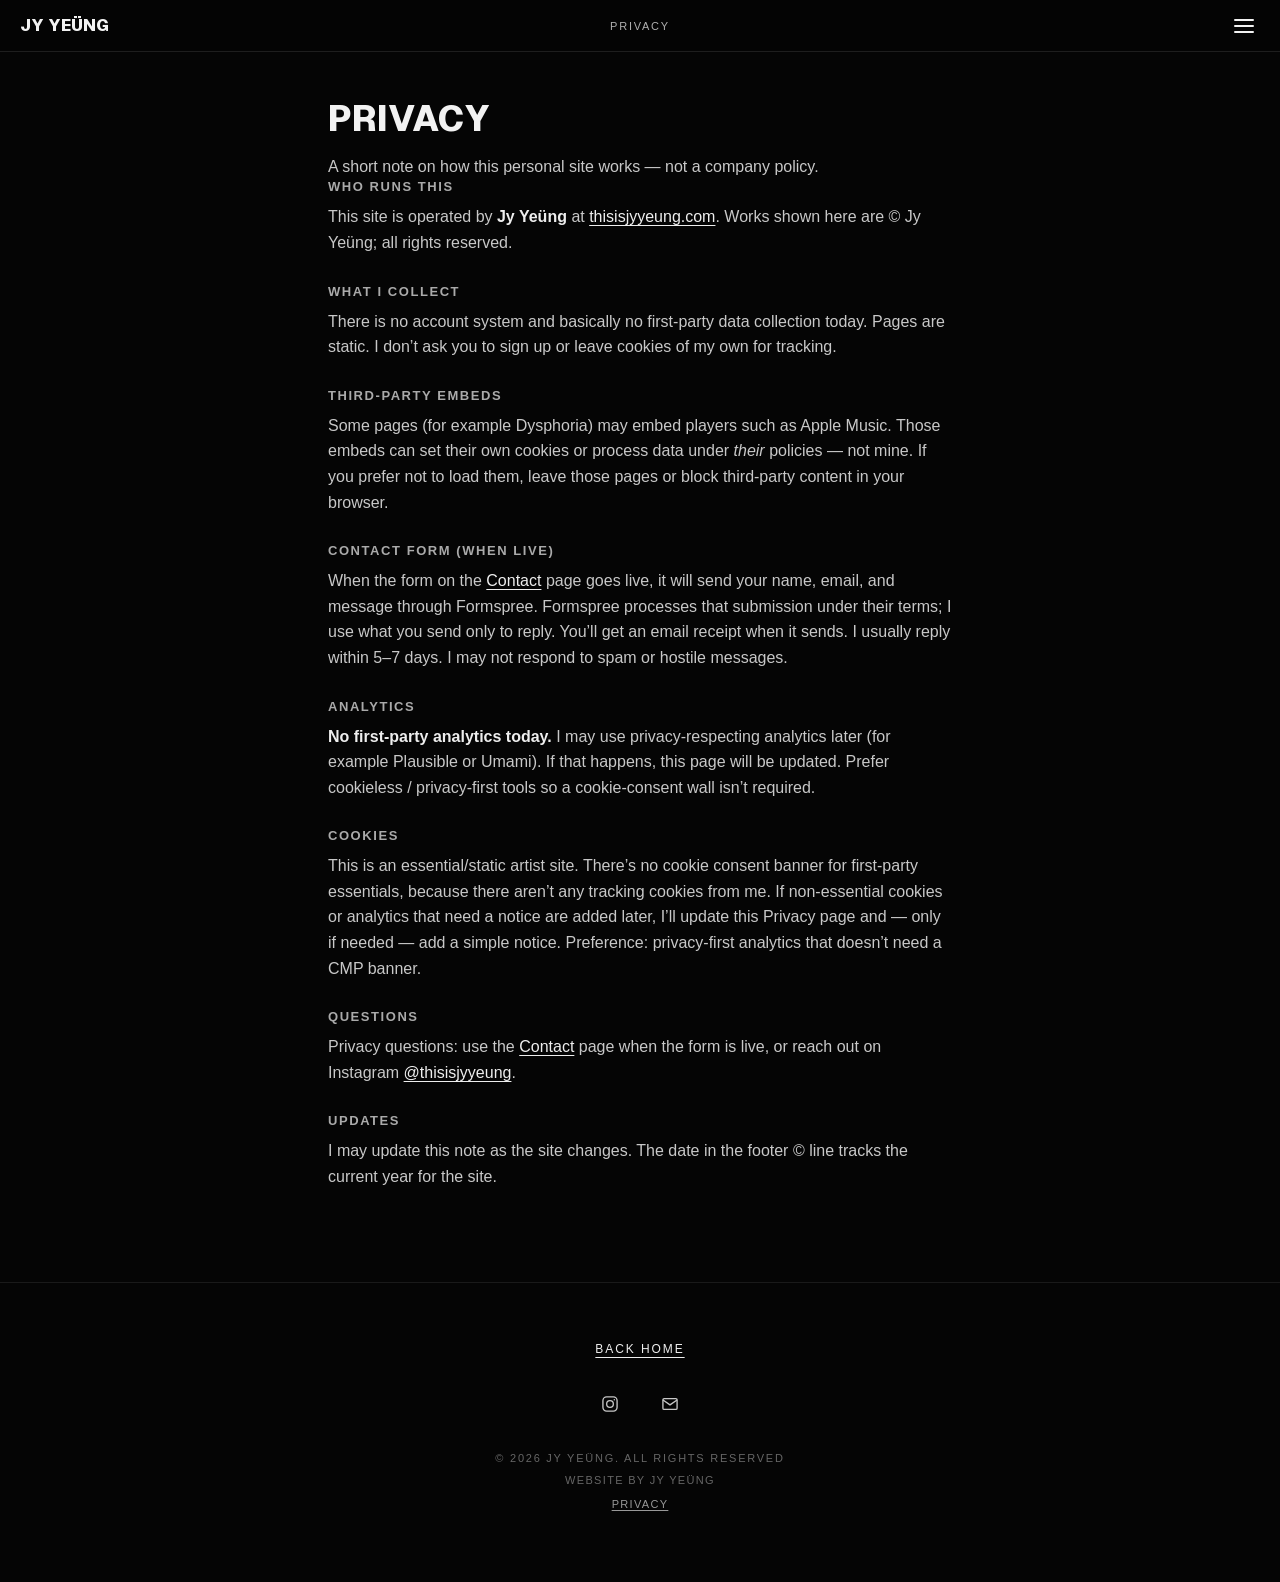
<file: privacy/index.html>
<!DOCTYPE html>
<html lang="en">
<head>
  <base href="../" />
  <meta charset="utf-8" />
  <link rel="icon" href="favicon.ico" sizes="any" />
  <link rel="icon" href="assets/brand/favicon.svg" type="image/svg+xml" />
  <meta name="viewport" content="width=device-width, initial-scale=1" />
  <title>Privacy — Jy Yeüng</title>
  <meta name="description" content="Privacy notes for thisisjyyeung.com — a personal artist site." />
  <meta name="theme-color" content="#050505" />
  <link rel="canonical" href="https://thisisjyyeung.com/privacy/" />
  <meta property="og:type" content="website" />
  <meta property="og:site_name" content="thisisjyyeung.com" />
  <meta property="og:title" content="Privacy — Jy Yeüng" />
  <meta property="og:description" content="Privacy notes for thisisjyyeung.com — a personal artist site." />
  <meta property="og:url" content="https://thisisjyyeung.com/privacy/" />
  <meta name="twitter:card" content="summary" />
  <link href="https://fonts.cdnfonts.com/css/clarendon-2" rel="stylesheet" />
  <link rel="stylesheet" href="css/dysphoria.css?v=v1.3-images-align" />
  <link rel="stylesheet" href="css/chrome.css?v=v1.3-images-align" />
</head>
<body class="home-shell page-shell">
  <header class="site-topbar">
    <a class="site-name" href="./">JY YEÜNG</a>
    <span class="site-page-tip">PRIVACY</span>
    <div class="site-topbar__right">
      <nav class="site-nav" data-chrome-nav>
        <button type="button" class="nav-toggle" aria-expanded="false" aria-controls="site-menu" aria-label="Menu">
          <span class="nav-burger" aria-hidden="true"><span></span><span></span><span></span></span>
        </button>
        <div class="nav-scrim" data-nav-close hidden aria-hidden="true"></div>
        <div class="nav-panel" id="site-menu" role="dialog" aria-modal="true" aria-label="Site menu" hidden aria-hidden="true">
        <a href="./" class="nav-item">HOME</a>
        <a href="work/" class="nav-item">WORK</a>
        <a href="contact/" class="nav-item">CONTACT</a>
        <a href="about/" class="nav-item">ABOUT</a>
        <div class="nav-social nav-item" role="group" aria-label="Social">
          <a class="nav-icon" href="https://www.instagram.com/thisisjyyeung/" target="_blank" rel="noopener" aria-label="Instagram">
            <svg class="ig-icon" viewBox="0 0 24 24" aria-hidden="true">
              <rect x="3.5" y="3.5" width="17" height="17" rx="4.5"/>
              <circle cx="12" cy="12" r="4"/>
              <circle cx="17.2" cy="6.8" r="0.9" fill="currentColor" stroke="none"/>
            </svg>
          </a>
          <a class="nav-icon" href="contact/" aria-label="Contact">
            <svg viewBox="0 0 24 24" aria-hidden="true">
              <rect x="3.5" y="5.5" width="17" height="13" rx="1.5"/>
              <path d="M4 7.5 L12 13 L20 7.5"/>
            </svg>
          </a>
        </div>
        </div>
      </nav>
    </div>
  </header>

  <main class="page-main page-main--prose">
    <h1 class="page-title site-name">Privacy</h1>
    <p class="page-lede">A short note on how this personal site works — not a company policy.</p>

    <section>
      <h2>Who runs this</h2>
      <p>This site is operated by <strong>Jy Yeüng</strong> at <a href="./">thisisjyyeung.com</a>. Works shown here are © Jy Yeüng; all rights reserved.</p>
    </section>

    <section>
      <h2>What I collect</h2>
      <p>There is no account system and basically no first-party data collection today. Pages are static. I don’t ask you to sign up or leave cookies of my own for tracking.</p>
    </section>

    <section>
      <h2>Third-party embeds</h2>
      <p>Some pages (for example Dysphoria) may embed players such as Apple Music. Those embeds can set their own cookies or process data under <em>their</em> policies — not mine. If you prefer not to load them, leave those pages or block third-party content in your browser.</p>
    </section>

    <section>
      <h2>Contact form (when live)</h2>
      <p>When the form on the <a href="contact/">Contact</a> page goes live, it will send your name, email, and message through Formspree. Formspree processes that submission under their terms; I use what you send only to reply. You’ll get an email receipt when it sends. I usually reply within 5–7 days. I may not respond to spam or hostile messages.</p>
    </section>

    <section>
      <h2>Analytics</h2>
      <p><strong>No first-party analytics today.</strong> I may use privacy-respecting analytics later (for example Plausible or Umami). If that happens, this page will be updated. Prefer cookieless / privacy-first tools so a cookie-consent wall isn’t required.</p>
    </section>

    <section>
      <h2>Cookies</h2>
      <p>This is an essential/static artist site. There’s no cookie consent banner for first-party essentials, because there aren’t any tracking cookies from me. If non-essential cookies or analytics that need a notice are added later, I’ll update this Privacy page and — only if needed — add a simple notice. Preference: privacy-first analytics that doesn’t need a CMP banner.</p>
    </section>

    <section>
      <h2>Questions</h2>
      <p>Privacy questions: use the <a href="contact/">Contact</a> page when the form is live, or reach out on Instagram <a href="https://www.instagram.com/thisisjyyeung/" target="_blank" rel="noopener">@thisisjyyeung</a>.</p>
    </section>

    <section>
      <h2>Updates</h2>
      <p>I may update this note as the site changes. The date in the footer © line tracks the current year for the site.</p>
    </section>
  </main>

  <footer class="site-footer" id="footer">
    <a class="footer-home" href="./">Back home</a>
    <div class="footer-icons">
      <a class="footer-icon" href="https://www.instagram.com/thisisjyyeung/" target="_blank" rel="noopener" aria-label="Instagram">
        <svg class="ig-icon" viewBox="0 0 24 24" aria-hidden="true">
          <rect x="3.5" y="3.5" width="17" height="17" rx="4.5"/>
          <circle cx="12" cy="12" r="4"/>
          <circle cx="17.2" cy="6.8" r="0.9" fill="currentColor" stroke="none"/>
        </svg>
      </a>
      <a class="footer-icon" href="contact/" aria-label="Contact">
        <svg viewBox="0 0 24 24" aria-hidden="true">
          <rect x="3.5" y="5.5" width="17" height="13" rx="1.5"/>
          <path d="M4 7.5 L12 13 L20 7.5"/>
        </svg>
      </a>
    </div>
    <p class="copy">© 2026 JY YEÜNG. ALL RIGHTS RESERVED</p>
    <p class="footer-credit">WEBSITE BY JY YEÜNG</p>
    <p class="footer-links"><a href="privacy/" aria-current="page">Privacy</a></p>
  </footer>

  <script src="js/chrome.js?v=img-even-v1" defer></script>
</body>
</html>
</file>
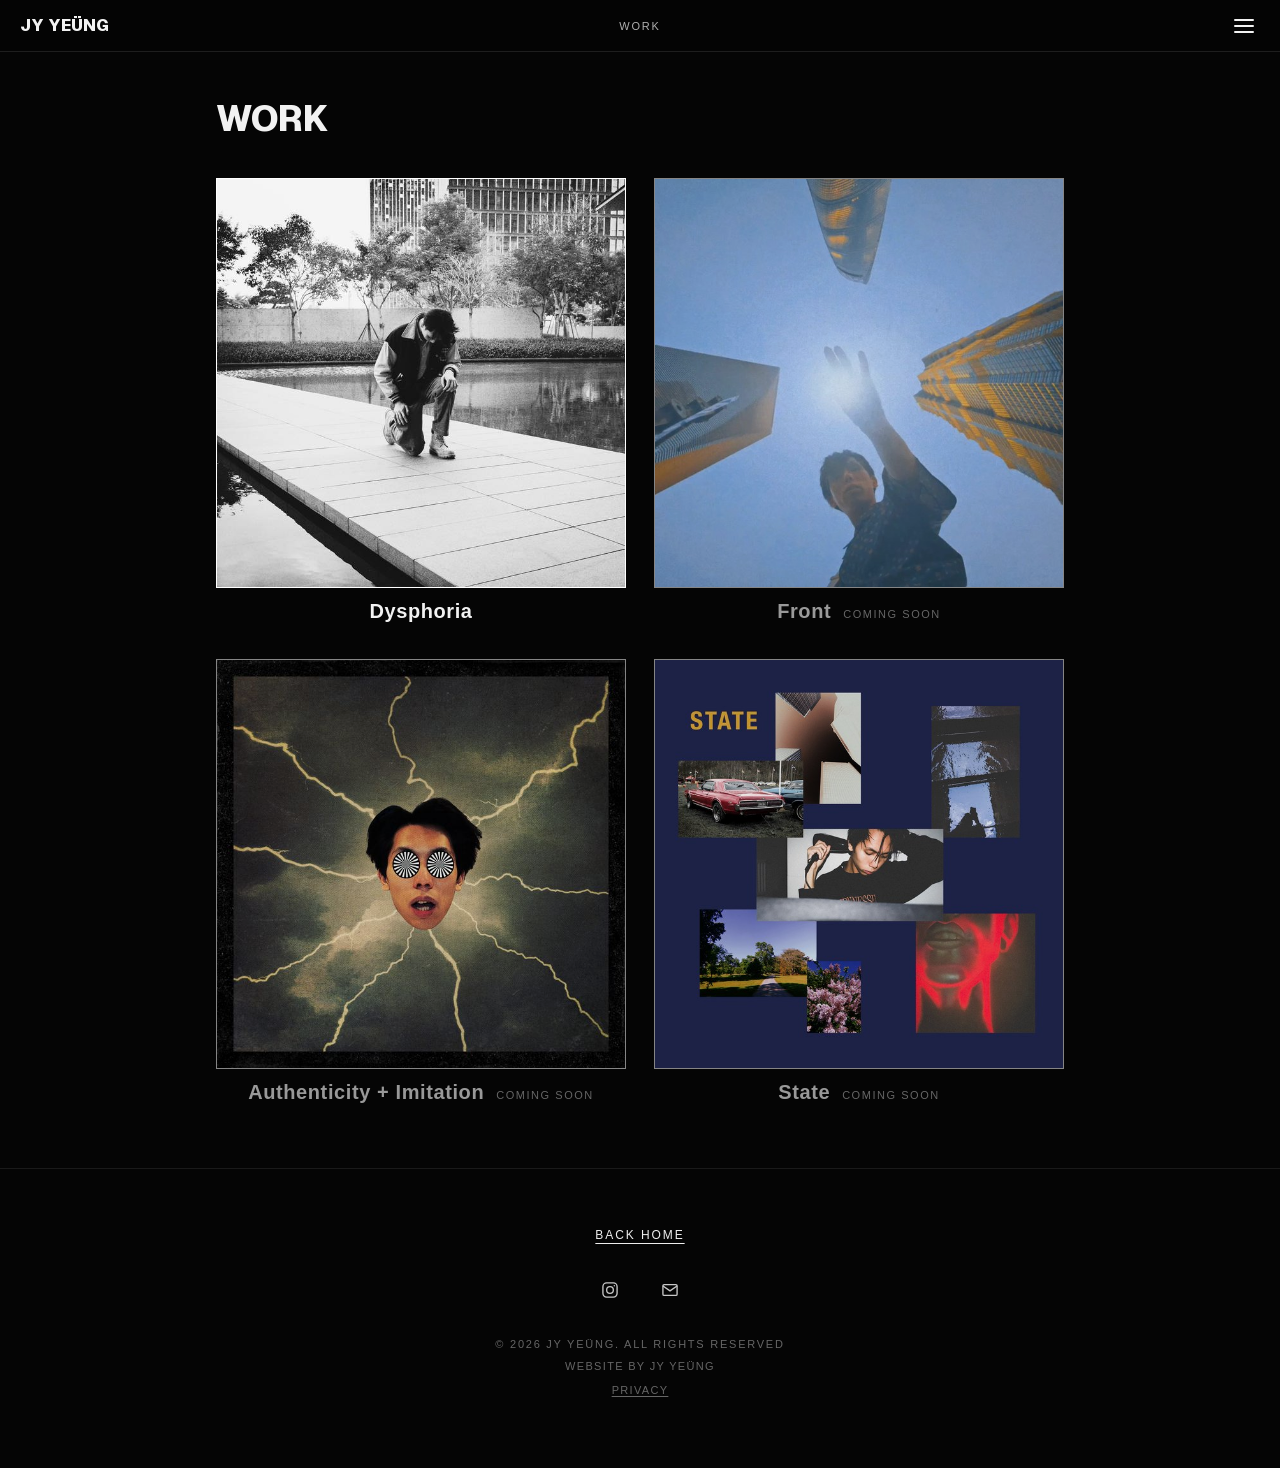
<file: work/index.html>
<!DOCTYPE html>
<html lang="en">
<head>
  <base href="../" />
  <meta charset="utf-8" />
  <link rel="icon" href="favicon.ico" sizes="any" />
  <link rel="icon" href="assets/brand/favicon.svg" type="image/svg+xml" />
  <meta name="viewport" content="width=device-width, initial-scale=1" />
  <title>Work — Jy Yeüng</title>
  <meta name="description" content="Work and eras by Jy Yeüng — Dysphoria and upcoming projects." />
  <meta name="theme-color" content="#050505" />
  <link rel="canonical" href="https://thisisjyyeung.com/work/" />
  <meta property="og:type" content="website" />
  <meta property="og:site_name" content="thisisjyyeung.com" />
  <meta property="og:title" content="Work — Jy Yeüng" />
  <meta property="og:description" content="Work and eras by Jy Yeüng — Dysphoria and upcoming projects." />
  <meta property="og:url" content="https://thisisjyyeung.com/work/" />
  <meta name="twitter:card" content="summary" />
  <link href="https://fonts.cdnfonts.com/css/clarendon-2" rel="stylesheet" />
  <link rel="stylesheet" href="css/dysphoria.css?v=v1.3-images-align" />
  <link rel="stylesheet" href="css/chrome.css?v=v1.3-images-align" />
</head>
<body class="home-shell page-shell">
  <header class="site-topbar">
    <a class="site-name" href="./">JY YEÜNG</a>
    <span class="site-page-tip">WORK</span>
    <div class="site-topbar__right">
      <nav class="site-nav" data-chrome-nav>
        <button type="button" class="nav-toggle" aria-expanded="false" aria-controls="site-menu" aria-label="Menu">
          <span class="nav-burger" aria-hidden="true"><span></span><span></span><span></span></span>
        </button>
        <div class="nav-scrim" data-nav-close hidden aria-hidden="true"></div>
        <div class="nav-panel" id="site-menu" role="dialog" aria-modal="true" aria-label="Site menu" hidden aria-hidden="true">
        <a href="./" class="nav-item">HOME</a>
        <a href="work/" class="nav-item" aria-current="page">WORK</a>
        <a href="contact/" class="nav-item">CONTACT</a>
        <a href="about/" class="nav-item">ABOUT</a>
        <div class="nav-social nav-item" role="group" aria-label="Social">
          <a class="nav-icon" href="https://www.instagram.com/thisisjyyeung/" target="_blank" rel="noopener" aria-label="Instagram">
            <svg class="ig-icon" viewBox="0 0 24 24" aria-hidden="true">
              <rect x="3.5" y="3.5" width="17" height="17" rx="4.5"/>
              <circle cx="12" cy="12" r="4"/>
              <circle cx="17.2" cy="6.8" r="0.9" fill="currentColor" stroke="none"/>
            </svg>
          </a>
          <a class="nav-icon" href="contact/" aria-label="Contact">
            <svg viewBox="0 0 24 24" aria-hidden="true">
              <rect x="3.5" y="5.5" width="17" height="13" rx="1.5"/>
              <path d="M4 7.5 L12 13 L20 7.5"/>
            </svg>
          </a>
        </div>
        </div>
      </nav>
    </div>
  </header>

  <main class="page-main page-main--work">
    <h1 class="page-title site-name">Work</h1>
    <ul class="work-grid">
      <li>
        <a class="work-tile" href="dysphoria/">
          <div class="work-tile__frame">
            <img src="assets/work/dysphoria-1080w.jpg?v=img-even-v1"
              srcset="assets/work/dysphoria-640w.jpg?v=img-even-v1 640w,
              assets/work/dysphoria-1080w.jpg?v=img-even-v1 1080w"
              sizes="(min-width: 720px) 410px, calc(100vw - 48px)"
              alt="Dysphoria cover" width="2400" height="2400" loading="eager" fetchpriority="high" />
          </div>
          <div class="work-tile__meta">
            <span class="work-tile__title">Dysphoria</span>
          </div>
        </a>
      </li>
      <li>
        <article class="work-tile is-soon" aria-disabled="true">
          <div class="work-tile__frame">
            <img src="assets/work/front-1080w.jpg?v=img-even-v1"
              srcset="assets/work/front-640w.jpg?v=img-even-v1 640w,
              assets/work/front-1080w.jpg?v=img-even-v1 1080w"
              sizes="(min-width: 720px) 410px, calc(100vw - 48px)"
              alt="" width="1080" height="1080" loading="eager" />
          </div>
          <div class="work-tile__meta">
            <span class="work-tile__title">Front</span>
            <em class="work-tile__soon">Coming soon</em>
          </div>
        </article>
      </li>
      <li>
        <article class="work-tile is-soon" aria-disabled="true">
          <div class="work-tile__frame">
            <img src="assets/work/authenticity-imitation-1080w.jpg?v=img-even-v1"
              srcset="assets/work/authenticity-imitation-640w.jpg?v=img-even-v1 640w,
              assets/work/authenticity-imitation-1080w.jpg?v=img-even-v1 1080w"
              sizes="(min-width: 720px) 410px, calc(100vw - 48px)"
              alt="Authenticity + Imitation cover" width="2480" height="2480" loading="eager" />
          </div>
          <div class="work-tile__meta">
            <span class="work-tile__title">Authenticity + Imitation</span>
            <em class="work-tile__soon">Coming soon</em>
          </div>
        </article>
      </li>
      <li>
        <article class="work-tile is-soon" aria-disabled="true">
          <div class="work-tile__frame">
            <img src="assets/work/state-1080w.jpg?v=img-even-v1"
              srcset="assets/work/state-640w.jpg?v=img-even-v1 640w,
              assets/work/state-1080w.jpg?v=img-even-v1 1080w"
              sizes="(min-width: 720px) 410px, calc(100vw - 48px)"
              alt="" width="1500" height="1500" loading="eager" />
          </div>
          <div class="work-tile__meta">
            <span class="work-tile__title">State</span>
            <em class="work-tile__soon">Coming soon</em>
          </div>
        </article>
      </li>
</ul>
  </main>

  <footer class="site-footer" id="footer">
    <a class="footer-home" href="./">Back home</a>
    <div class="footer-icons">
      <a class="footer-icon" href="https://www.instagram.com/thisisjyyeung/" target="_blank" rel="noopener" aria-label="Instagram">
        <svg class="ig-icon" viewBox="0 0 24 24" aria-hidden="true">
          <rect x="3.5" y="3.5" width="17" height="17" rx="4.5"/>
          <circle cx="12" cy="12" r="4"/>
          <circle cx="17.2" cy="6.8" r="0.9" fill="currentColor" stroke="none"/>
        </svg>
      </a>
      <a class="footer-icon" href="contact/" aria-label="Contact">
        <svg viewBox="0 0 24 24" aria-hidden="true">
          <rect x="3.5" y="5.5" width="17" height="13" rx="1.5"/>
          <path d="M4 7.5 L12 13 L20 7.5"/>
        </svg>
      </a>
    </div>
    <p class="copy">© 2026 JY YEÜNG. ALL RIGHTS RESERVED</p>
    <p class="footer-credit">WEBSITE BY JY YEÜNG</p>
    <p class="footer-links"><a href="privacy/">Privacy</a></p>
  </footer>

  <script src="js/chrome.js?v=img-even-v1" defer></script>
</body>
</html>
</file>
<file: css/dysphoria.css>
:root {
    --bg: #050505;
    --fg: #f2f2f2;
    --ink: #111;
    --muted: #8a8a8a;
    --line: #2a2a2a;
    --card-back: #0e0e0e;
    --grey: #2e2e2e;
    --top-h: 52px;
    --ease: cubic-bezier(0.22, 1, 0.36, 1);
    /* Dysphoria type scale (type-scale-v1, locked): 11 meta / 13 small / 16 body / 20 plate heading + Clarendon display 40|28, 64|42 */
    --font-clarendon: "Clarendon", "Clarendon Text", Georgia, serif;
    --font-helvetica: Helvetica, "Helvetica Neue", Arial, sans-serif;
    --fs-meta: 11px;
    --fs-small: 13px;
    --fs-body: 16px;
    --fs-plate: 20px;
  }
  * { box-sizing: border-box; }
  html {
    scroll-behavior: auto;
    /* iPadOS edge back-swipe must not steal plate L/R (Dex A) */
    overscroll-behavior-x: none;
  }
  body {
    margin: 0;
    background: #fff;
    color: var(--ink);
    font-family: var(--font-helvetica);
    -webkit-font-smoothing: antialiased;
    overscroll-behavior-x: none;
  }
  .topbar {
    position: fixed; top: 0; left: 0; right: 0; z-index: 200;
    height: var(--top-h);
    display: grid;
    grid-template-columns: 1fr auto 1fr;
    align-items: center;
    padding: 0 20px;
    /* ~25% more translucent frost than 0.88 / 0.9 */
    background: rgba(255,255,255,0.66);
    border-bottom: 1px solid rgba(0,0,0,0.06);
    backdrop-filter: blur(8px);
    -webkit-backdrop-filter: blur(8px);
    transition: background 0.25s ease, border-color 0.25s ease, color 0.25s ease;
  }
  body.on-dark .topbar {
    background: rgba(5,5,5,0.68);
    border-bottom-color: rgba(42,42,42,0.7);
    color: var(--fg);
  }
  .brand {
    justify-self: start;
    color: inherit; text-decoration: none;
    font-family: var(--font-clarendon);
    font-size: 15.5px; font-weight: 700; letter-spacing: 0.01em;
    text-transform: none; /* title case Jy Yeüng — Clarendon era only */
    line-height: 1;
    display: inline-flex;
    align-items: center;
    height: 14px; /* middle hamburger bar axis */
  }
  /* Era brand stays Clarendon title case (Geist chrome elsewhere stays ALL CAPS) */
  .brand.site-name {
    font-family: var(--font-clarendon);
    font-weight: 700;
    letter-spacing: 0.01em;
    text-transform: none;
  }
  /* Page tip — Helvetica quiet caps, matches non-era .site-page-tip */
  .project-title,
  .topbar .site-page-tip {
    justify-self: center;
    font-family: var(--font-helvetica);
    font-size: 11px;
    letter-spacing: 0.16em;
    text-transform: uppercase;
    font-weight: 500;
    opacity: 0.72;
    line-height: 1;
  }
  .top-right { justify-self: end; min-width: 4em; }

  /* Optical mid-axis on phone: brand + tip + burger share hamburger middle-bar axis */
  @media (max-width: 800px) {
    .topbar {
      align-items: center;
    }
    .brand,
    .brand.site-name,
    .project-title,
    .topbar .site-page-tip {
      display: flex;
      align-items: center;
      align-self: center;
      height: 14px;
      line-height: 1;
      margin: 0;
      padding: 0;
      box-sizing: border-box;
    }
    /* Clarendon title-case sat slightly low vs Geist — nudge up to middle-bar axis */
    .brand,
    .brand.site-name {
      transform: translateY(-1px);
    }
    .project-title,
    .topbar .site-page-tip {
      transform: none;
    }
  }

  /* ===== 1. INTRO (white) — static, no cover-slide ===== */
  .intro {
    position: relative;
    /* natural content height — no forced full-viewport empty band below cue */
    min-height: 0;
    background: #fff;
    padding-top: var(--top-h);
    display: flex;
    flex-direction: column;
  }
  .intro-sticky {
    flex: 0 0 auto;
    display: grid;
    grid-template-columns: 1fr 1fr;
    gap: 48px;
    align-items: end; /* bottom-align title+body to cover bottom */
    align-content: start;
    padding: 16px clamp(20px, 5vw, 64px) 24px; /* topbar→cover gap ~16px */
    max-width: 1200px;
    width: 100%;
    margin: 0 auto;
  }
  .intro-cover {
    width: 100%;
    max-width: 520px;
    aspect-ratio: 1 / 1;
    background: #111 center/cover no-repeat;
    border: 1px solid #ddd;
    justify-self: end;
    /* soft drop shadow ~135° / 4 o'clock (light upper-left → shadow lower-right) */
    box-shadow: 5px 7px 18px rgba(0, 0, 0, 0.16);
  }
  .intro-copy { max-width: 420px; justify-self: start; }
  .intro-copy h1 {
    /* More air title↔body (~42px): 18px + 1.5rem */
    margin: 0 0 calc(18px + 1.5rem);
    font-family: var(--font-clarendon);
    font-weight: 700;
    font-size: clamp(42px, 6vw, 64px);
    line-height: 1.05;
    letter-spacing: -0.01em;
  }
  .intro-copy p {
    margin: 0;
    font-size: var(--fs-body);
    line-height: 1.55;
    color: #333;
  }
  .intro-scroll-cue {
    display: flex;
    justify-content: center;
    align-items: center;
    width: 100%;
    /* top: ~1.5 description lines under copy; bottom: modest pad before enter-gate */
    padding: calc(1.5 * 16px * 1.55) 0 32px;
    color: #777;
  }
  .intro-scroll-cue .chevrons {
    display: flex;
    flex-direction: column;
    align-items: center;
    gap: 0;
    line-height: 0;
  }
  .intro-scroll-cue .chev-svg {
    display: block;
    width: 51px;
    height: 27px;
    opacity: 0.92;
  }
  .intro-scroll-cue .chev-svg + .chev-svg {
    margin-top: -10px;
  }

  /* ===== 2. ENTER GATE (scroll scrub ~240vh) ===== */
  .enter-gate {
    position: relative;
    height: 240vh;
    background: #030303; /* edge-sampled enter gate black */
  }
  .enter-sticky {
    position: sticky;
    top: var(--top-h);
    height: calc(100vh - var(--top-h));
    overflow: hidden;
    background: #030303;
    isolation: isolate;
  }
  .enter-bg {
    position: absolute; inset: 0;
    background: #030303;
    opacity: 1;
    will-change: opacity;
  }
  .gate-wrap {
    position: absolute;
    inset: 0;
    display: flex;
    align-items: center;
    justify-content: center;
    pointer-events: none;
    z-index: 2;
  }
  .gate-img {
    width: min(42vmin, 320px);
    height: min(42vmin, 320px);
    background: center/cover no-repeat;
    border-radius: 50%;
    transform: scale(0.35);
    opacity: 0;
    will-change: transform, opacity, clip-path, filter;
    /* no outline — circle must blend into backdrop blacks */
    clip-path: circle(38% at 50% 50%);
  }
  .gate-img.enter { background-image: none; }
  .gate-img.exit { background-image: none; }

  .soundtrack-layer {
    position: absolute; inset: 0;
    z-index: 3;
    display: flex;
    align-items: center;
    justify-content: center;
    opacity: 0;
    pointer-events: none;
    will-change: opacity;
  }
  .soundtrack-layer.is-live { pointer-events: auto; }
  .soundtrack-bg {
    position: absolute; inset: 0;
    background: #111 center/cover no-repeat;
    filter: blur(18px) saturate(0.85) brightness(0.45);
    transform: scale(1.12);
  }
  .soundtrack-scrim {
    position: absolute; inset: 0;
    background: rgba(5,5,5,0.62);
  }
  .soundtrack-darken {
    position: absolute; inset: 0;
    z-index: 2;
    background: #030303; /* match enter void for brief wipe into sheets */
    opacity: 0;
    pointer-events: none;
    will-change: opacity;
  }
  .soundtrack-inner {
    position: relative;
    z-index: 1;
    width: min(920px, 92vw);
    max-height: 100%;
    overflow: auto;
    text-align: left;
    color: var(--fg);
    padding: 0; /* v1.3: no 24px pad, embed hugs its content */
    -webkit-overflow-scrolling: touch;
  }
  .soundtrack-inner h2 {
    margin: 0 0 10px;
    font-family: var(--font-clarendon);
    font-weight: 700;
    font-size: clamp(28px, 5vw, 40px);
  }
  .soundtrack-inner .sub {
    margin: 0 0 22px;
    font-size: var(--fs-small);
    line-height: 1.5;
    color: #c8c8c8;
  }
  .soundtrack-inner .listen-row {
    display: flex; gap: 12px; flex-wrap: wrap; margin-bottom: 16px;
    font-size: var(--fs-meta); letter-spacing: 0.12em; text-transform: uppercase;
  }
  .soundtrack-inner .listen-row a { color: #fff; text-decoration: none; border-bottom: 1px solid #777; }
  .soundtrack-inner .listen-row .soon { color: #999; }
  .soundtrack-inner iframe {
    display: block;
    width: 100%;
    max-width: 100%;
    height: 450px;
    border: 1px solid #555;
    background: transparent;
  }
  @media (min-width: 768px) {
    .soundtrack-inner iframe {
      border: 0;
      outline: none;
    }
  }
  @media (min-width: 801px) {
    .soundtrack-inner iframe { height: 500px; }
  }
  /* Phone: hug white embed card — never leave taller bordered chrome than the card */
  @media (max-width: 800px) {
    .soundtrack-inner iframe {
      /* 450 painted card + 1px border each side: keep the embed's own viewport at 450
         so Apple's player never overflows into an inner scrollbar */
      box-sizing: content-box;
      width: calc(100% - 2px);
      height: 450px;
      overflow: hidden;
    }
  }
  @media (prefers-reduced-motion: reduce) {
    .soundtrack-bg {
      filter: blur(8px);
      transform: none;
    }
  }

  /* ===== 4. EXIT GATE (~240vh) ===== */
  .exit-gate {
    position: relative;
    height: 240vh;
    background: #000000; /* edge-sampled exit gate black */
  }
  .exit-sticky {
    position: sticky;
    top: var(--top-h);
    height: calc(100vh - var(--top-h));
    overflow: hidden;
    background: #000000;
    isolation: isolate;
  }
  .exit-gate-wrap {
    position: absolute; inset: 0;
    display: flex;
    align-items: center;
    justify-content: center;
    z-index: 2;
    pointer-events: none;
  }
  .exit-gate-wrap .gate-img {
    width: min(42vmin, 320px);
    height: min(42vmin, 320px);
    opacity: 1;
    transform: scale(4.2);
    clip-path: circle(70% at 50% 50%);
    border-radius: 50%;
  }

  /* ===== SHEETS ===== */
  .sheets {
    /* match enter void so soundtrack wipe → sheets has no grey step */
    background: #030303;
    color: var(--fg);
    min-height: 100vh;
    padding: calc(var(--top-h) + 16px) 16px 48px;
  }
  .sheets-inner {
    max-width: 1100px;
    margin: 0 auto;
    min-height: calc(100vh - var(--top-h) - 40px);
    display: flex; flex-direction: column;
  }
  /* Section h2 — mirrors soundtrack-inner h2 hierarchy */
  .sheets-reveal {
    flex: 1;
    display: flex;
    flex-direction: column;
    min-height: 0;
    width: 100%;
  }
  @media (max-width: 800px) {
    .sheets-reveal { flex: 0 0 auto; }
  }
  /* Align with soundtrack-inner content column (left edge match) */
  .sheets-heading {
    width: min(920px, 92vw);
    margin-left: auto;
    margin-right: auto;
    margin-bottom: 18px;
    margin-top: 0;
    padding: 0; /* v1.3: match soundtrack-inner (padding removed) so left edges align */
    box-sizing: border-box;
    font-family: var(--font-clarendon);
    font-weight: 700;
    font-size: clamp(28px, 5vw, 40px);
    line-height: 1.1;
    letter-spacing: -0.01em;
    color: var(--fg);
    text-align: left;
    flex-shrink: 0;
  }
  .frame-wrap {
    flex: 1;
    position: relative;
    display: flex; align-items: center; justify-content: center;
    min-height: min(70vh, 680px);
    overflow: hidden;
  }
  /* Phone: collapse flex air so title→plate gap equals plate→controls (20px);
     also drop section min-height + bottom pad so carousel sits closer to footer */
  @media (max-width: 800px) {
    .sheets {
      min-height: 0;
      padding-bottom: 20px;
    }
    .sheets-inner {
      min-height: 0;
    }
    .frame-wrap {
      flex: 0 0 auto;
      min-height: 0;
      align-items: flex-start;
    }
    .plate-stage {
      height: auto;
      align-items: flex-start;
      padding-bottom: 4px;
    }
  }
  .peek {
    position: absolute; top: 50%;
    --peek-x: 0px;
    transform: translateY(-50%) translateX(var(--peek-x));
    z-index: 5;
    border: 1px solid #3a3a3a;
    background: #111 center/cover no-repeat;
    opacity: 0.32; filter: brightness(0.5);
    cursor: pointer;
    will-change: transform;
  }
  .peek:hover { opacity: 0.55; filter: brightness(0.7); }
  .peek.left { left: 2%; transform: translateY(-50%) translateX(var(--peek-x)) rotate(-3deg) scale(0.88); }
  .peek.right { right: 2%; transform: translateY(-50%) translateX(var(--peek-x)) rotate(3deg) scale(0.88); }
  .peek.empty { opacity: 0.08; pointer-events: none; }
  @media (max-width: 800px) {
    .peek { top: var(--peek-cy, 50%); }
  }

  /* Side Prev/Next — outer stage margins; minimal chevrons (Android Chrome first) */
  .plate-nav {
    -webkit-appearance: none;
    appearance: none;
    position: absolute;
    top: 50%;
    transform: translateY(-50%);
    z-index: 12;
    width: 44px;
    height: 72px;
    margin: 0;
    padding: 0;
    border: none;
    background: transparent;
    color: #e8e8e8;
    cursor: pointer;
    display: inline-flex;
    align-items: center;
    justify-content: center;
    -webkit-tap-highlight-color: transparent;
    opacity: 0.55;
    transition: opacity 0.2s ease, color 0.2s ease;
  }
  .plate-nav svg {
    width: 22px;
    height: 22px;
    stroke: currentColor;
    fill: none;
    stroke-width: 1.85;
    stroke-linecap: round;
    stroke-linejoin: round;
    pointer-events: none;
  }
  .plate-nav--prev { left: 2px; }
  .plate-nav--next { right: 2px; }
  @media (hover: hover) and (pointer: fine) {
    .plate-nav:hover:not(:disabled) { opacity: 0.95; color: #fff; }
  }
  .plate-nav:disabled {
    opacity: 0.18;
    cursor: default;
    color: #777;
  }
  @media (max-width: 800px) {
    .plate-nav {
      top: var(--peek-cy, 50%);
      width: 40px;
      height: 64px;
    }
    .plate-nav--prev { left: 0; }
    .plate-nav--next { right: 0; }
  }

  .plate-stage {
    position: relative; width: 100%; height: 100%;
    display: flex; align-items: center; justify-content: center;
    /* Jy: pinch disabled on plate-stage only (pan-y, no pinch-zoom). Page/viewport pinch
       elsewhere unchanged — no maximum-scale / user-scalable=no.
       Dex C: .is-gesture → none at gesture start (not after 6px); WebKit ignores mid-gesture
       touch-action changes and often ignores late preventDefault under nested pan-y.
       Vertical pan forwarded via scrollBy when axis locks to y.
       overscroll-behavior-x: none — block iPadOS history back-swipe (Dex A). */
    touch-action: pan-y;
    overscroll-behavior-x: none;
    -webkit-user-select: none;
    user-select: none;
  }
  .plate-stage.is-gesture,
  .plate-stage.is-axis-x,
  .plate-stage.is-loupe {
    touch-action: none;
  }
  .plate-wrap {
    position: relative; z-index: 10;
    display: flex; align-items: center; justify-content: center;
    width: max-content; max-width: 100%;
    height: var(--plate-reserve-h, auto);
    /* room for absolutely positioned plate-controls below reserve */
    margin-bottom: calc(20px + 48px);
    perspective: 1000px;
    perspective-origin: 50% 50%;
  }
  .plate {
    position: relative;
    background: transparent;
    /* swipe translate lives here; rotate lives on .plate-card so the rim flips with the plate */
    transform-style: preserve-3d;
    -webkit-transform-style: preserve-3d;
    will-change: transform, opacity, filter;
  }
  .plate-card {
    position: absolute; inset: 0;
    border: 1px solid var(--line);
    background: #000;
    transform-style: preserve-3d;
    -webkit-transform-style: preserve-3d;
    transition: transform 0.65s var(--ease);
    will-change: transform;
  }
  .plate.flipped .plate-card { transform: rotateY(180deg); }
  .plate .shot-wrap, .plate .liner {
    position: absolute; inset: 0;
    overflow: hidden;
    -webkit-backface-visibility: hidden;
    backface-visibility: hidden;
    /* tiny Z offset reduces face z-fighting at mid-turn */
    transform: translateZ(0.5px);
  }
  .plate .shot {
    width: 100%; height: 100%;
    background: #000 center/cover no-repeat;
    transition: filter 0.55s var(--ease);
  }
  .plate .liner {
    background: var(--card-back);
    padding: 16px 10px;
    display: flex; flex-direction: column; justify-content: flex-start;
    /* static back face — whole card turns; translateZ keeps faces apart */
    transform: rotateY(180deg) translateZ(0.5px);
  }
  .plate.is-flipping .liner .liner-scroll {
    /* overflow:auto breaks WebKit backface mid-flip — lock until turn ends */
    overflow: hidden !important;
  }
  .plate:not(.flipped) .liner { pointer-events: none; }
  .plate .liner h2 { flex: none; margin: 0 0 10px; font-size: var(--fs-plate); font-weight: 700; }
  .plate .liner .liner-scroll {
    flex: 1 1 auto; min-height: 0;
    overflow-y: auto; overflow-x: hidden;
    overscroll-behavior: contain;
    /* v1.2: a scroll container resets the touch-action chain, so the stage's pan-y
       did not apply here (Android Chrome took horizontal swipes on the flipped caption
       and cancelled the touch). Re-declare pan-y so L/R stays with the carousel JS. */
    touch-action: pan-y;
    -webkit-overflow-scrolling: touch;
    scrollbar-width: none; /* no inner scrollbar; .has-more fade signals overflow */
  }
  .plate .liner .liner-scroll::-webkit-scrollbar { display: none; }
  .plate .liner .liner-scroll.has-more {
    -webkit-mask-image: linear-gradient(to bottom, #000 calc(100% - 28px), transparent);
    mask-image: linear-gradient(to bottom, #000 calc(100% - 28px), transparent);
  }
  .plate .liner .liner-scroll.has-more.is-scrolled {
    -webkit-mask-image: linear-gradient(to bottom, transparent, #000 16px, #000 calc(100% - 28px), transparent);
    mask-image: linear-gradient(to bottom, transparent, #000 16px, #000 calc(100% - 28px), transparent);
  }
  .plate .liner .liner-scroll.is-scrolled:not(.has-more) {
    -webkit-mask-image: linear-gradient(to bottom, transparent, #000 16px);
    mask-image: linear-gradient(to bottom, transparent, #000 16px);
  }
  .plate .liner p { margin: 0; font-size: var(--fs-small); line-height: 1.5; color: #d0d0d0; max-width: none; white-space: pre-line; overflow-wrap: anywhere; }
  /* Desktop: caption uses the full plate width (28ch felt cramped on web) */
  @media (min-width: 801px) {
    .plate .liner { padding: 22px 20px; }
    .plate .liner p { max-width: none; line-height: 1.55; }
  }
  .plate .liner .liner-foot {
    flex: none;
    display: flex; align-items: center; justify-content: space-between; gap: 12px;
    margin-top: 16px; /* > the 14px hit-area overhang so taps never land on the caption */
    min-height: 16px;
  }
  .plate .liner .liner-ig {
    position: relative;
    display: inline-flex; align-items: center; gap: 8px;
    color: #fff; text-decoration: none;
    font-size: var(--fs-meta); letter-spacing: 0.12em; text-transform: uppercase;
    line-height: 1.2;
    -webkit-tap-highlight-color: transparent;
  }
  /* 44px-tall tap target without changing the visual size */
  .plate .liner .liner-ig::after {
    content: ""; position: absolute;
    left: -8px; right: -8px; top: 50%;
    height: 44px; transform: translateY(-50%);
  }
  .plate .liner .liner-ig svg {
    flex: none; width: 16px; height: 16px;
    stroke: currentColor; fill: none; stroke-width: 1.6; stroke-linecap: round; stroke-linejoin: round;
  }
  .plate .liner .liner-ig span { border-bottom: 1px solid #777; padding-bottom: 1px; }
  @media (hover: hover) and (pointer: fine) {
    .plate .liner .liner-ig:hover span { border-bottom-color: #fff; }
  }
  .plate .liner .liner-ig:focus-visible { outline: 1px solid #fff; outline-offset: 4px; }
  .plate .liner .liner-no {
    margin-left: auto;
    font-size: var(--fs-meta); letter-spacing: 0.16em; color: var(--muted);
    font-variant-numeric: tabular-nums;
  }
  .plate.swapping .shot { filter: blur(14px) brightness(1.08); }

  .plate-controls {
    position: absolute;
    top: 100%;
    left: 50%;
    transform: translateX(-50%);
    display: flex; justify-content: center; align-items: center; gap: 16px;
    margin-top: 20px; /* matches title-jump → plate gap */
    width: max-content;
  }
  .icon-btn {
    -webkit-appearance: none;
    appearance: none;
    width: 48px; height: 48px;
    border-radius: 50%;
    border: 2px solid #d0d0d0;
    background-color: rgba(255,255,255,0.06);
    background-image: none;
    color: #f0f0f0;
    cursor: pointer;
    display: inline-flex; align-items: center; justify-content: center;
    padding: 0;
    -webkit-tap-highlight-color: transparent;
    transition: background-color 0.2s ease, border-color 0.2s ease, color 0.2s ease, opacity 0.2s ease;
  }
  .icon-btn svg {
    width: 20px; height: 20px;
    stroke: currentColor; fill: none;
    stroke-width: 1.85; stroke-linecap: round; stroke-linejoin: round;
    pointer-events: none;
  }
  /* Hover only on true pointer devices — avoids sticky :hover after tap on mobile */
  @media (hover: hover) and (pointer: fine) {
    .icon-btn:hover:not(:disabled):not(.on) {
      background-color: rgba(255,255,255,0.14);
      border-color: #fff;
      color: #fff;
    }
  }
  /* Force solid white fill + dark stroke so on-state stays visible on mobile Safari/Chrome */
  .icon-btn.on,
  .icon-btn.on:hover,
  .icon-btn.on:active,
  .icon-btn.on:focus {
    background-color: #ffffff !important;
    background-image: none !important;
    border-color: #ffffff !important;
    color: #111111 !important;
    -webkit-filter: none;
    filter: none;
    opacity: 1;
  }
  .icon-btn.on svg,
  .icon-btn.on:hover svg,
  .icon-btn.on:active svg {
    stroke: #111111 !important;
    fill: none;
    color: #111111;
    -webkit-filter: none;
    filter: none;
    opacity: 1;
  }
  .icon-btn:disabled { opacity: 0.28; cursor: default; border-color: #555; color: #777; background-color: transparent; }

  .loupe {
    position: absolute; width: 148px; height: 148px; border-radius: 50%;
    border: 2px solid rgba(255,255,255,0.7);
    box-shadow: 0 0 0 1px rgba(0,0,0,0.6), 0 12px 28px rgba(0,0,0,0.45);
    pointer-events: none; z-index: 40; display: none; background-repeat: no-repeat;
    will-change: left, top, background-position;
  }
  .loupe.on { display: block; }
  @media (pointer: coarse) {
    .loupe { width: 168px; height: 168px; }
  }
  @media (prefers-reduced-motion: reduce) {
    .loupe { will-change: auto; }
  }

  /* Title jump sits ABOVE the plate carousel (still in sheets) */
  .title-jump {
    position: relative;
    width: min(92vw, 420px);
    margin: 8px auto 20px; /* bottom gap = plate → plate-controls */
    flex-shrink: 0;
    z-index: 50;
    overflow: visible;
  }
  .title-jump.is-open { z-index: 70; }
  .title-viewport { position: relative; height: 28px; overflow: hidden; }
  .title-btn {
    appearance: none; border: none; background: transparent;
    color: var(--fg); font: inherit; cursor: pointer;
    padding: 0; font-size: var(--fs-body); width: 100%; text-align: center;
    position: absolute; inset: 0;
    display: flex; align-items: center; justify-content: center;
    gap: 0.28em;
    font-weight: 700;
    text-decoration: none;
    transition: transform 0.55s var(--ease), opacity 0.45s var(--ease);
  }
  /* Continuous underline via border (text-decoration gaps at span margins / em dash) */
  .title-btn .title-line {
    display: inline-block;
    font-weight: 700;
    color: inherit;
    text-decoration: none;
    border-bottom: 1px solid currentColor;
    padding-bottom: 3px;
    line-height: 1.2;
    white-space: nowrap;
  }
  .title-btn .title-line .num,
  .title-btn .title-line .name,
  .title-btn .title-line > span {
    font-weight: 700;
    color: inherit;
    letter-spacing: inherit;
    text-decoration: none;
    border: none;
  }
  .title-btn .num { letter-spacing: 0.08em; font-variant-numeric: tabular-nums; }
  /* Spaces live in the text node so the border runs through the em dash */
  .title-btn .title-caret {
    display: inline-block;
    font-weight: 400;
    font-size: var(--fs-small);
    line-height: 1;
    opacity: 0.75;
    transform: translateY(0.5px);
    border: none;
    text-decoration: none;
  }
  .title-btn.exit-left { transform: translateX(-28%); opacity: 0; }
  .title-btn.exit-right { transform: translateX(28%); opacity: 0; }
  .title-btn.enter-from-right { animation: titleInRight 0.55s var(--ease) both; }
  .title-btn.enter-from-left { animation: titleInLeft 0.55s var(--ease) both; }
  @keyframes titleInRight { from { transform: translateX(32%); opacity: 0; } to { transform: none; opacity: 1; } }
  @keyframes titleInLeft { from { transform: translateX(-32%); opacity: 0; } to { transform: none; opacity: 1; } }
  .tracklist {
    position: absolute; left: 50%; top: calc(100% + 8px); bottom: auto;
    transform: translateX(-50%);
    width: min(92vw, 320px); max-height: min(280px, 42vh); overflow: auto;
    background: #0c0c0c; border: 1px solid #555; padding: 6px 0; display: none; z-index: 60;
  }
  .title-jump.is-open .tracklist { display: block; }
  @media (hover: hover) and (pointer: fine) {
    .title-jump:hover .tracklist { display: block; }
  }
  .tracklist button {
    display: flex; width: 100%; gap: 10px; appearance: none; border: none; background: transparent;
    color: var(--fg); font: inherit; font-size: var(--fs-small); padding: 8px 14px; cursor: pointer; text-align: left;
  }
  .tracklist button:hover, .tracklist button.active { background: #1a1a1a; }
  .tracklist .n { color: var(--muted); min-width: 1.8em; }

  /* site-footer + .copy live in css/chrome.css (shared chrome) */


  .to-top {
    position: fixed;
    right: 18px;
    bottom: 22px;
    z-index: 90;
    width: 42px;
    height: 42px;
    border-radius: 50%;
    border: 1px solid rgba(255,255,255,0.35);
    background: rgba(20,20,20,0.55);
    color: #eee;
    backdrop-filter: blur(8px);
    cursor: pointer;
    display: flex;
    align-items: center;
    justify-content: center;
    opacity: 0;
    pointer-events: none;
    transform: translateY(8px);
    transition: opacity 0.25s ease, transform 0.25s ease, background 0.2s ease, border-color 0.2s ease;
  }
  .to-top.show {
    opacity: 0.72;
    pointer-events: auto;
    transform: translateY(0);
  }
  .to-top:hover {
    opacity: 1;
    background: rgba(40,40,40,0.8);
    border-color: rgba(255,255,255,0.7);
  }
  .to-top svg { width: 18px; height: 18px; stroke: currentColor; fill: none; stroke-width: 1.8; stroke-linecap: round; stroke-linejoin: round; }
  body:not(.on-dark) .to-top {
    border-color: rgba(0,0,0,0.18);
    background: rgba(255,255,255,0.7);
    color: #222;
  }

  @media (max-width: 800px) {
    .intro-sticky {
      grid-template-columns: 1fr;
      gap: 28px;
      padding: 16px 20px 24px;
      align-items: start;
      align-content: start;
    }
    .intro-cover { justify-self: stretch; width: 100%; max-width: none; } /* v1.1: phone cover fills content width */
    .intro-copy { justify-self: center; text-align: left; max-width: 360px; }
    .intro-scroll-cue { padding-bottom: 20px; }
  }




  /* ===== Soft float-up reveals (intro + sheets heading) ===== */
  .float-up {
    opacity: 0;
    transform: translateY(28px);
    transition: opacity 1.05s var(--ease), transform 1.05s var(--ease);
    will-change: opacity, transform;
  }
  .float-up.is-in {
    opacity: 1;
    transform: translateY(0);
  }
  .intro-cover.float-up { transition-delay: 0.05s; }
  .intro-copy.float-up h1 {
    opacity: 0;
    transform: translateY(22px);
    transition: opacity 1.05s var(--ease), transform 1.05s var(--ease);
    transition-delay: 0.18s;
  }
  .intro-copy.float-up p {
    opacity: 0;
    transform: translateY(22px);
    transition: opacity 1.05s var(--ease), transform 1.05s var(--ease);
    transition-delay: 0.32s;
  }
  .intro-copy.float-up.is-in h1,
  .intro-copy.float-up.is-in p {
    opacity: 1;
    transform: translateY(0);
  }
  .sheets-heading.float-up { transition-delay: 0.06s; }
  .sheets-reveal.float-up { transition-delay: 0.16s; }
  @media (prefers-reduced-motion: reduce) {
    .float-up,
    .intro-copy.float-up h1,
    .intro-copy.float-up p {
      opacity: 1 !important;
      transform: none !important;
      transition: none !important;
    }
  }

  /* ===== FIRST-OPEN LOAD GATE ===== */
  .load-gate {
    position: fixed;
    inset: 0;
    z-index: 200;
    display: flex;
    align-items: center;
    justify-content: center;
    background: #050505;
    color: #f2f2f2;
    transition: opacity 0.45s cubic-bezier(0.22, 1, 0.36, 1), visibility 0.45s;
  }
  .load-gate.is-done {
    opacity: 0;
    visibility: hidden;
    pointer-events: none;
  }
  .load-gate-inner {
    text-align: center;
    letter-spacing: 0.22em;
    text-transform: uppercase;
    font-size: 11px;
    color: #bbb;
  }
  .load-gate-mark {
    display: block;
    width: 28px;
    height: 28px;
    margin: 0 auto 18px;
    border: 1px solid rgba(255,255,255,0.35);
    border-top-color: #fff;
    border-radius: 50%;
    animation: loadSpin 0.85s linear infinite;
  }
  @keyframes loadSpin {
    to { transform: rotate(360deg); }
  }
  @media (prefers-reduced-motion: reduce) {
    .load-gate { transition: opacity 0.15s ease, visibility 0.15s; }
    .load-gate-mark { animation: none; border-color: #fff; opacity: 0.7; }
  }

  /* production extras */
  .sr-only {
    position: absolute; width: 1px; height: 1px; padding: 0; margin: -1px;
    overflow: hidden; clip: rect(0,0,0,0); white-space: nowrap; border: 0;
  }
  .home-hero {
    min-height: 100vh; display: flex; flex-direction: column;
    align-items: center; justify-content: center; gap: 28px;
    background: #050505; color: #f2f2f2; text-align: center; padding: 40px 20px;
  }
  .home-hero h1 {
    margin: 0; font-family: var(--font-clarendon);
    font-size: clamp(36px, 8vw, 64px); font-weight: 700;
  }
  .home-hero p { margin: 0; color: #999; font-size: 14px; letter-spacing: 0.08em; }
  .home-hero a.era {
    display: inline-block; margin-top: 12px; padding: 14px 28px;
    border: 1px solid #777; color: #eee; text-decoration: none;
    font-size: 12px; letter-spacing: 0.2em; text-transform: uppercase;
  }
  .home-hero a.era:hover { border-color: #fff; color: #fff; }
  @media (prefers-reduced-motion: reduce) {
    html { scroll-behavior: auto; }
    .plate, .title-btn, .intro-cover, .intro-copy,
    .float-up, .sheets-heading, .sheets-reveal { transition: none !important; animation: none !important; }
    .gate-img, .enter-bg, .soundtrack-layer, .soundtrack-darken {
      transition: none !important;
    }
  }

  /* v1.2: phone track dropdown clears Prev/Next arrows */
  @media (max-width: 800px) {
    .tracklist { width: min(calc(100vw - 128px), 320px); }
  }
</file>
<file: css/chrome.css>
/* Site-wide chrome: hamburger drawer + footer
   Linked from home, work, dysphoria, contact, privacy.
   Respects <base href="../"> on era/sub pages. */

/* Geist Black 900 — shared brand mark (About hero + title bars) */
@font-face {
  font-family: "Geist";
  font-style: normal;
  font-weight: 900;
  font-display: swap;
  src: url("../assets/fonts/Geist-Black.woff2") format("woff2");
}
@font-face {
  font-family: "Geist";
  font-style: normal;
  font-weight: 400;
  font-display: swap;
  src: url("../assets/fonts/Geist.ttf") format("truetype");
}
@font-face {
  font-family: "Geist";
  font-style: normal;
  font-weight: 500;
  font-display: swap;
  src: url("../assets/fonts/Geist.ttf") format("truetype");
}
@font-face {
  font-family: "Geist";
  font-style: normal;
  font-weight: 700;
  font-display: swap;
  src: url("../assets/fonts/Geist.ttf") format("truetype");
}

:root {
  --footer-muted: #666;
  --nav-z-scrim: 300;
  --nav-z-drawer: 310;
  --nav-z-toggle: 400;
  --nav-ease: cubic-bezier(0.22, 1, 0.36, 1);
  --nav-duration: 0.42s;
  --top-h: 52px;
  --site-name-tracking: 0; /* Geist Black snug (v3 winning cell) */
  /* Shared type scale (type-scale-v2): 11 meta / 13 small / 16 body / 20 heading */
  --fs-meta: 11px;
  --fs-small: 13px;
  --fs-body: 16px;
  --fs-heading: 20px;
}

/* Shared brand mark: Geist Black 900 Snug ALL CAPS */
.site-name {
  font-family: "Geist", Helvetica, "Helvetica Neue", Arial, sans-serif;
  font-weight: 900;
  font-style: normal;
  letter-spacing: var(--site-name-tracking);
  text-transform: uppercase;
  line-height: 1.05;
  -webkit-font-smoothing: antialiased;
}

/* ===== Site title bar (non-home shell pages) =====
   Pattern: left JY YEÜNG → home; right hamburger.
   Homepage keeps float hamburger only (no title bar). */
.site-topbar {
  position: fixed;
  top: 0;
  left: 0;
  right: 0;
  z-index: 200;
  height: var(--top-h);
  display: flex;
  align-items: center;
  justify-content: space-between;
  padding: 0 20px;
  box-sizing: border-box;
  /* ~25% more translucent than 0.9 frost; keep tip/name readable */
  background: rgba(5, 5, 5, 0.68);
  border-bottom: 1px solid rgba(42, 42, 42, 0.7);
  backdrop-filter: blur(8px);
  -webkit-backdrop-filter: blur(8px);
  color: #f2f2f2;
  transition: background 0.25s ease, border-color 0.25s ease, color 0.25s ease;
}
.site-topbar .site-name {
  position: relative;
  z-index: 1;
  justify-self: start;
  color: inherit;
  text-decoration: none;
  font-size: 17px;
  margin: 0;
  padding: 0;
  line-height: 1;
  display: inline-flex;
  align-items: center;
  height: 14px; /* match .nav-burger height — middle-bar axis */
}
/* Center page tip: absolute so long labels never shove left/right chrome.
   Helvetica tip keeps Geist reserved for the brand mark. Quiet vs name. */
.site-topbar .site-page-tip {
  position: absolute;
  left: 50%;
  top: 50%;
  transform: translate(-50%, -50%);
  z-index: 0;
  margin: 0;
  padding: 0;
  pointer-events: none;
  font-family: Helvetica, "Helvetica Neue", Arial, sans-serif;
  font-size: 11px;
  font-weight: 500;
  letter-spacing: 0.16em;
  text-transform: uppercase;
  line-height: 1;
  color: inherit;
  opacity: 0.72;
  white-space: nowrap;
}
.site-topbar .site-topbar__right {
  display: flex;
  justify-content: flex-end;
  align-items: center;
  margin-right: -4px; /* 20px pad → match home’s 16px hamburger inset */
  position: relative;
  z-index: var(--nav-z-toggle);
}
.site-topbar .site-nav {
  position: static;
}


/* Base chrome type: Helvetica stack (non-Dysphoria + shared footer/nav).
   Dysphoria era titles/brand keep Clarendon in dysphoria.css. */
.site-nav,
.site-footer,
.page-shell .page-main {
  font-family: Helvetica, "Helvetica Neue", Arial, sans-serif;
}

/* ===== Hamburger / slide-over drawer =====
   Intended hamburger offset (QA): 16px from the viewport’s right edge.
   Home: .site-nav--float { padding: 0 16px } → toggle right edge at 16px.
   Topbar (Dysphoria): dysphoria.css pads 20px + .top-right flex-end + -4px
   so right inset matches home’s 16px. */
.site-nav {
  position: relative;
  z-index: var(--nav-z-toggle);
}
.site-nav.is-open {
  z-index: var(--nav-z-toggle);
}
.site-nav--float {
  position: fixed;
  top: 0;
  right: 0;
  height: var(--top-h, 52px);
  display: flex;
  align-items: center;
  padding: 0 16px;
  z-index: var(--nav-z-toggle);
}
.topbar .top-right {
  display: flex;
  justify-content: flex-end;
  align-items: center;
  min-width: 0; /* override dysphoria.css 4em so toggle isn’t inset further */
  margin-right: -4px; /* 20px topbar pad → match home’s 16px hamburger inset */
  position: relative;
  z-index: var(--nav-z-toggle);
}

/* Dysphoria topbar brand: restore Clarendon (undo Geist Black on era chrome).
   chrome.css loads after dysphoria.css — keep this so Clarendon wins the cascade.
   Enter/exit letter-shuffle lives in chrome.js. */
.topbar .brand.site-name,
.topbar a.site-name.brand {
  font-family: "Clarendon", "Clarendon Text", Georgia, serif;
  font-weight: 700;
  letter-spacing: 0.01em;
  text-transform: none; /* Jy Yeüng title case on Dysphoria */
  font-size: 17px;
  line-height: 1;
  display: inline-flex;
  align-items: center;
  height: 14px; /* same middle-bar axis as Geist .site-name + burger */
  padding: 0;
  margin: 0;
  box-sizing: border-box;
  vertical-align: middle;
}
@media (max-width: 800px) {
  .topbar .brand.site-name,
  .topbar a.site-name.brand {
    /* Match Geist .site-name middle-bar axis — Clarendon sat 1px low */
    transform: translateY(-1px);
    line-height: 1;
    padding: 0;
    margin: 0;
  }
}
.nav-toggle {
  -webkit-appearance: none;
  appearance: none;
  position: relative;
  z-index: var(--nav-z-toggle);
  width: 40px;
  height: 40px;
  border: none;
  background: transparent;
  color: inherit;
  cursor: pointer;
  display: inline-flex;
  align-items: center;
  justify-content: center;
  padding: 0;
  -webkit-tap-highlight-color: transparent;
}

/* Icon morph: 3 bars → X */
.nav-burger {
  display: block;
  position: relative;
  width: 20px;
  height: 14px;
  pointer-events: none;
}
.nav-burger span {
  position: absolute;
  left: 0;
  right: 0;
  height: 2px;
  border-radius: 1px;
  background: currentColor;
  transition:
    transform var(--nav-duration) var(--nav-ease),
    opacity calc(var(--nav-duration) * 0.65) ease;
  transform-origin: center;
}
.nav-burger span:nth-child(1) { top: 0; }
.nav-burger span:nth-child(2) { top: 50%; margin-top: -1px; }
.nav-burger span:nth-child(3) { bottom: 0; }

.site-nav.is-open .nav-burger span:nth-child(1) {
  top: 50%;
  margin-top: -1px;
  transform: rotate(45deg);
}
.site-nav.is-open .nav-burger span:nth-child(2) {
  opacity: 0;
  transform: scaleX(0.4);
}
.site-nav.is-open .nav-burger span:nth-child(3) {
  bottom: auto;
  top: 50%;
  margin-top: -1px;
  transform: rotate(-45deg);
}

/* Force visible burger bars — never rely only on inherit */
.nav-toggle,
.nav-burger {
  color: #f2f2f2;
}
.nav-burger span {
  background: #f2f2f2 !important;
}
/* Light Dysphoria intro topbar: dark bars */
body:not(.on-dark) .topbar .nav-toggle,
body:not(.on-dark) .topbar .nav-burger {
  color: #111;
}
body:not(.on-dark) .topbar .nav-burger span {
  background: #111 !important;
}
/* Drawer open: light X on dark panel (toggle sits above drawer) */
.site-nav.is-open .nav-toggle,
.site-nav.is-open .nav-burger {
  color: #f2f2f2;
}
.site-nav.is-open .nav-burger span {
  background: #f2f2f2 !important;
}
body:not(.on-dark) .topbar .site-nav.is-open .nav-toggle,
body:not(.on-dark) .topbar .site-nav.is-open .nav-burger {
  color: #f2f2f2;
}
body:not(.on-dark) .topbar .site-nav.is-open .nav-burger span {
  background: #f2f2f2 !important;
}

/* Scrim */
.nav-scrim {
  position: fixed;
  inset: 0;
  z-index: var(--nav-z-scrim);
  background: rgba(0, 0, 0, 0.55);
  opacity: 0;
  visibility: hidden;
  pointer-events: none;
  transition:
    opacity var(--nav-duration) ease,
    visibility var(--nav-duration) ease;
}
.site-nav.is-open .nav-scrim {
  opacity: 1;
  visibility: visible;
  pointer-events: auto;
}

/* Full slide-over panel (from right) */
.nav-panel {
  position: fixed;
  top: 0;
  right: 0;
  width: 100%;
  max-width: 100vw;
  height: 100%;
  height: 100dvh;
  z-index: var(--nav-z-drawer);
  box-sizing: border-box;
  padding: calc(var(--top-h, 52px) + 28px) 28px 48px;
  background: #0a0a0a;
  color: #f2f2f2;
  border: none;
  box-shadow: -24px 0 48px rgba(0, 0, 0, 0.45);
  display: flex;
  flex-direction: column;
  justify-content: center;
  gap: 8px;
  font-family: "Geist", Helvetica, "Helvetica Neue", Arial, sans-serif;
  transform: translateX(100%);
  opacity: 0;
  visibility: hidden;
  pointer-events: none;
  transition:
    transform var(--nav-duration) var(--nav-ease),
    opacity var(--nav-duration) ease,
    visibility var(--nav-duration) ease;
}
.site-nav.is-open .nav-panel {
  transform: translateX(0);
  opacity: 1;
  visibility: visible;
  pointer-events: auto;
}

.nav-panel > a,
.nav-panel > .nav-soon {
  display: block;
  padding: 25px 8px;
  font-family: "Geist", Helvetica, "Helvetica Neue", Arial, sans-serif;
  font-size: clamp(1.65rem, 5.5vw, 2.35rem);
  font-weight: 900;
  letter-spacing: var(--site-name-tracking, 0); /* match JY YEÜNG snug */
  text-transform: uppercase;
  line-height: 1.15;
  text-decoration: none;
  color: #eee;
  text-align: center;
  border-bottom: 1px solid #222;
  transition: color 0.2s ease, background 0.2s ease;
  -webkit-font-smoothing: antialiased;
}
.nav-panel > a:hover {
  color: #fff;
  background: transparent;
}
.nav-panel > a[aria-current="page"] {
  color: #fff;
  font-weight: 900;
  /* Current-page indicator: small filled circle LEFT of the ALL-CAPS label */
  display: flex;
  align-items: center;
  justify-content: center;
  gap: 0.42em;
}
.nav-panel > a[aria-current="page"]::before {
  content: "";
  flex-shrink: 0;
  width: 0.22em;
  height: 0.22em;
  border-radius: 50%;
  background: currentColor;
}
.nav-panel > .nav-soon {
  color: #666;
  cursor: default;
}
.nav-panel > .nav-soon em {
  font-style: normal;
  font-size: 0.42em;
  letter-spacing: 0.16em;
  text-transform: uppercase;
  margin-left: 0.55em;
  vertical-align: middle;
  opacity: 0.9;
}

/* Item-level fade-in from the right (in addition to panel slide) */
.nav-panel .nav-item {
  opacity: 0;
  transform: translateX(16px);
  transition:
    opacity 0.48s var(--nav-ease),
    transform 0.48s var(--nav-ease),
    color 0.2s ease,
    background 0.2s ease;
}
.site-nav.is-open .nav-panel .nav-item {
  opacity: 1;
  transform: translateX(0);
}
.site-nav.is-open .nav-panel .nav-item:nth-child(1) { transition-delay: 0.05s; }
.site-nav.is-open .nav-panel .nav-item:nth-child(2) { transition-delay: 0.11s; }
.site-nav.is-open .nav-panel .nav-item:nth-child(3) { transition-delay: 0.17s; }
.site-nav.is-open .nav-panel .nav-item:nth-child(4) { transition-delay: 0.23s; }
.site-nav.is-open .nav-panel .nav-item:nth-child(5) { transition-delay: 0.29s; }

/* Social icons under About — not another text row */
.nav-social {
  display: flex;
  align-items: center;
  justify-content: center;
  gap: 18px;
  margin-top: 22px;
  padding: 4px 0 0;
  border-bottom: none;
}
.nav-icon {
  display: inline-flex;
  align-items: center;
  justify-content: center;
  width: 42px;
  height: 42px;
  color: #c8c8c8;
  text-decoration: none;
  border-radius: 50%;
  border: 1px solid #333;
  background: transparent;
  padding: 0;
  transition: color 0.2s ease, border-color 0.2s ease, background 0.2s ease;
}
.nav-icon svg {
  width: 20px;
  height: 20px;
  stroke: currentColor;
  fill: none;
  stroke-width: 1.6;
  stroke-linecap: round;
  stroke-linejoin: round;
  pointer-events: none;
}
.nav-icon svg.ig-icon {
  fill: none;
}
@media (hover: hover) and (pointer: fine) {
  a.nav-icon:hover {
    color: #fff;
    border-color: #666;
    background: rgba(255, 255, 255, 0.06);
  }
}

html.nav-open {
  overflow: hidden;
}

/* Brand letter-shuffle (Dysphoria enter/exit) */
.site-name.is-shuffling {
  font-variant-ligatures: none;
  font-feature-settings: "liga" 0;
}
.site-name .shuffle-ch {
  display: inline-block;
  min-width: 0.55ch;
  text-align: center;
}
/* Exit arrival scramble: force Geist — never Clarendon flash on Geist pages. */
.site-name.is-shuffling-from-geist {
  font-family: "Geist", Helvetica, "Helvetica Neue", Arial, sans-serif !important;
  font-weight: 900 !important;
  letter-spacing: var(--site-name-tracking, 0) !important;
  text-transform: uppercase !important;
  transform: none !important;
}
/* Enter Dysphoria scramble: force Clarendon — never Geist flash on era enter.
   Future eras: fromFace must be the DESTINATION face for the whole scramble. */
.site-name.is-shuffling-from-clarendon {
  font-family: "Clarendon", "Clarendon Text", Georgia, serif !important;
  font-weight: 700 !important;
  letter-spacing: 0.01em !important;
  text-transform: none !important;
}

@media (prefers-reduced-motion: reduce) {
  .nav-burger span,
  .nav-scrim,
  .nav-panel {
    transition: none !important;
  }
  .nav-panel .nav-item {
    opacity: 1 !important;
    transform: none !important;
    transition: none !important;
    transition-delay: 0s !important;
  }
  .site-nav.is-open .nav-panel .nav-item {
    transition-delay: 0s !important;
  }
}

/* ===== Site footer ===== */
.site-footer {
  /* Padding stays inside the box: `width: 100%` (About split) must not add 48px of side padding. */
  box-sizing: border-box;
  max-width: 100%;
  background: #050505;
  color: #aaa;
  text-align: center;
  padding: 56px 24px 72px;
  border-top: 1px solid #1a1a1a;
  font-family: Helvetica, "Helvetica Neue", Arial, sans-serif;
}

/* Clear “Back home” on every page except home (logo + hamburger also go home) */
.footer-home {
  /* v1.3: plain underlined text link (was bordered button) */
  display: inline-block;
  margin: 0 0 28px;
  padding: 0;
  border: 0;
  color: #eee;
  text-decoration: underline;
  text-underline-offset: 4px;
  text-decoration-thickness: 1px;
  font-size: 12px;
  letter-spacing: 0.16em;
  text-transform: uppercase;
  transition: color 0.2s ease;
}
@media (hover: hover) and (pointer: fine) {
  .footer-home:hover {
    color: #fff;
  }
}

.footer-icons {
  display: flex;
  align-items: center;
  justify-content: center;
  gap: 20px;
  margin-bottom: 28px;
}
.footer-icon {
  display: inline-flex;
  align-items: center;
  justify-content: center;
  width: 40px;
  height: 40px;
  color: #c8c8c8;
  text-decoration: none;
  border-radius: 50%;
  border: 1px solid transparent;
  background: transparent;
  padding: 0;
  cursor: pointer;
  transition: color 0.2s ease, border-color 0.2s ease, background 0.2s ease;
}
.footer-icon svg {
  width: 20px;
  height: 20px;
  stroke: currentColor;
  fill: none;
  stroke-width: 1.6;
  stroke-linecap: round;
  stroke-linejoin: round;
  pointer-events: none;
}
.footer-icon svg.ig-icon {
  fill: none;
}
@media (hover: hover) and (pointer: fine) {
  a.footer-icon:hover {
    color: #fff;
    border-color: #555;
    background: rgba(255, 255, 255, 0.06);
  }
}
.footer-icon.is-soon {
  color: #666;
  cursor: default;
  opacity: 0.72;
}
.site-footer .copy {
  font-size: 11px;
  letter-spacing: 0.16em;
  text-transform: uppercase;
  color: var(--footer-muted);
  margin: 0;
}
.site-footer .footer-credit {
  margin: 10px 0 0;
  font-size: 11px;
  letter-spacing: 0.12em;
  text-transform: uppercase;
  color: var(--footer-muted);
}

/* Home layout: hero + footer.
   .home-shell stays dark for Work / Contact / Privacy.
   Dummy home opts into white via body.home-dummy only. */
.home-shell {
  min-height: 100vh;
  display: flex;
  flex-direction: column;
  background: #050505;
}
.home-shell .home-hero {
  flex: 1;
  min-height: 0;
}

/* Dummy home: white ground, Geist Black 900 Snug (same as .site-name / About .about-name). */
body.home-dummy.home-shell {
  background: #fff;
  color: #111;
}
body.home-dummy .home-hero {
  display: flex;
  flex-direction: column;
  align-items: stretch;
  justify-content: center;
  gap: clamp(18px, 3.2vh, 36px);
  min-height: 0;
  box-sizing: border-box;
  background: #fff;
  color: #111;
  text-align: left;
  /* Clear the fixed hamburger bar; footer sits in normal flow below. */
  padding: calc(var(--top-h, 52px) + 8px) 16px 28px;
}
body.home-dummy .home-hero h1.home-dummy__line {
  margin: 0;
  max-width: 100%;
  font-family: "Geist", Helvetica, "Helvetica Neue", Arial, sans-serif;
  font-weight: 900;
  font-style: normal;
  font-size: clamp(2.35rem, 4.6vw + 4.5vh, 8.75rem);
  letter-spacing: var(--site-name-tracking, 0);
  text-transform: uppercase;
  line-height: 1.05;
  text-wrap: balance;
  color: #111;
  -webkit-font-smoothing: antialiased;
}
/* Light bars on the white dummy; open drawer keeps the light X. */
body.home-dummy .site-nav--float .nav-toggle,
body.home-dummy .site-nav--float .nav-burger {
  color: #111;
}
body.home-dummy .site-nav--float .nav-burger span {
  background: #111 !important;
}
body.home-dummy .site-nav--float.is-open .nav-toggle,
body.home-dummy .site-nav--float.is-open .nav-burger {
  color: #f2f2f2;
}
body.home-dummy .site-nav--float.is-open .nav-burger span {
  background: #f2f2f2 !important;
}
body.home-dummy .home-dummy__links {
  display: flex;
  flex-wrap: wrap;
  align-items: center;
  gap: 4px 28px;
  margin: 0;
  padding: 0;
}
body.home-dummy .home-dummy__links a {
  font-family: Helvetica, "Helvetica Neue", Arial, sans-serif;
  font-size: var(--fs-body);
  font-weight: 500;
  letter-spacing: 0.12em;
  text-transform: uppercase;
  line-height: 1;
  color: #1a1a1a;
  text-decoration: underline;
  text-underline-offset: 0.2em;
  text-decoration-thickness: 1px;
  padding: 14px 2px;
}
@media (hover: hover) and (pointer: fine) {
  body.home-dummy .home-dummy__links a:hover {
    opacity: 0.7;
  }
}
body.home-dummy .home-dummy__links a:focus-visible {
  outline: 1px solid #111;
  outline-offset: 4px;
}

/* Privacy + prose links: interactive text always underlined */
.footer-links {
  margin: 12px 0 0;
  font-size: 11px;
  letter-spacing: 0.12em;
  text-transform: uppercase;
}
.footer-links a {
  color: var(--footer-muted);
  text-decoration: underline;
  text-underline-offset: 0.18em;
  text-decoration-thickness: 1px;
  transition: color 0.2s ease;
}
@media (hover: hover) and (pointer: fine) {
  .footer-links a:hover {
    color: #bbb;
  }
}
.footer-links a[aria-current="page"] {
  color: #999;
}

/* Simple content pages (contact, privacy, work) — Helvetica base */
.page-shell .page-main {
  flex: 1;
  min-height: 0;
  width: 100%;
  max-width: 42rem;
  margin: 0 auto;
  padding: calc(var(--top-h, 52px) + 48px) 24px 64px;
  color: #ddd;
  text-align: left;
}
.page-shell .page-main h1 {
  margin: 0 0 16px;
  font-size: clamp(1.75rem, 4vw, 2.25rem);
  color: #f2f2f2;
}
/* Work / Contact / Privacy page titles: same Geist Black 900 snug ALL CAPS as About .about-name */
.page-shell .page-main h1.page-title.site-name,
.page-shell .page-main h1.site-name {
  font-family: "Geist", Helvetica, "Helvetica Neue", Arial, sans-serif;
  font-weight: 900;
  font-style: normal;
  letter-spacing: var(--site-name-tracking, 0);
  text-transform: uppercase;
  line-height: 1.05;
  -webkit-font-smoothing: antialiased;
}
.page-shell .page-lede {
  margin: 0 0 28px;
  font-size: var(--fs-body);
  line-height: 1.55;
  color: #999;
}
.page-shell .contact-disclaimer {
  margin: 0;
  padding: 18px 20px;
  font-size: var(--fs-small);
  line-height: 1.6;
  color: #bbb;
  border: 1px solid #2a2a2a;
  background: #0c0c0c;
}
.page-shell .page-main--prose section {
  margin: 0 0 28px;
}
.page-shell .page-main--prose h2 {
  margin: 0 0 10px;
  font-size: var(--fs-small);
  font-weight: 600;
  letter-spacing: 0.12em;
  text-transform: uppercase;
  color: #aaa;
}
.page-shell .page-main--prose p {
  margin: 0;
  font-size: var(--fs-body);
  line-height: 1.6;
  color: #c8c8c8;
}
.page-shell .page-main--prose a {
  color: #eee;
  text-decoration: underline;
  text-underline-offset: 0.18em;
  text-decoration-thickness: 1px;
}
@media (hover: hover) and (pointer: fine) {
  .page-shell .page-main--prose a:hover {
    color: #fff;
  }
}
.page-shell .page-main--prose strong {
  color: #eee;
  font-weight: 600;
}

/* Work hub — era tiles (Option 4 + Option 1 skin) */
.page-shell .page-main--work {
  max-width: 56rem;
}
/* One line of space under WORK after the lede was removed */
.page-shell .page-main--work > h1.page-title {
  margin-bottom: 2.5rem;
}
.work-grid {
  display: grid;
  grid-template-columns: 1fr;
  gap: 28px 22px;
  margin: 0;
  padding: 0;
  list-style: none;
}
@media (min-width: 720px) {
  .work-grid {
    grid-template-columns: 1fr 1fr;
    gap: 36px 28px;
  }
}
.work-tile {
  display: flex;
  flex-direction: column;
  gap: 12px;
  margin: 0;
  padding: 0;
  color: inherit;
  text-decoration: none;
  background: transparent;
  border: none;
}
a.work-tile {
  cursor: pointer;
}
a.work-tile:focus-visible {
  outline: 1px solid #888;
  outline-offset: 4px;
}
.work-tile__frame {
  position: relative;
  aspect-ratio: 1 / 1;
  overflow: hidden;
  background: #0c0c0c;
  border: 1px solid #fff;
}
.work-tile__frame img {
  display: block;
  width: 100%;
  height: 100%;
  object-fit: cover;
}
.work-tile__ghost {
  display: flex;
  align-items: center;
  justify-content: center;
  width: 100%;
  height: 100%;
  background: #0a0a0a;
  color: #2e2e2e;
  font-family: Helvetica, "Helvetica Neue", Arial, sans-serif;
  font-size: clamp(2.5rem, 10vw, 4.5rem);
  font-weight: 700;
  letter-spacing: 0.04em;
  user-select: none;
}
.work-tile.is-soon .work-tile__frame {
  border-color: rgba(255, 255, 255, 0.55);
  opacity: 0.92;
}
.work-tile__meta {
  display: flex;
  flex-wrap: wrap;
  align-items: baseline;
  justify-content: center;
  gap: 0.45em 0.75em;
  padding: 0 2px;
  text-align: center;
}
.work-tile__title {
  font-family: Helvetica, "Helvetica Neue", Arial, sans-serif;
  font-size: var(--fs-body);
  font-weight: 600;
  letter-spacing: 0.03em;
  color: #f2f2f2;
  text-align: center;
}
.work-tile.is-soon .work-tile__title {
  color: #999; /* greyed via colour only; weight/size/family match Dysphoria (type-scale-v3) */
}
.work-tile__soon {
  font-style: normal;
  font-size: var(--fs-meta);
  letter-spacing: 0.14em;
  text-transform: uppercase;
  color: #666;
}
/* Soft float-up on Work tiles — hidden on first paint, then fade after decode */
.work-grid .work-tile {
  opacity: 0;
  transform: translateY(12px);
  transition:
    opacity 0.5s cubic-bezier(0.22, 1, 0.36, 1),
    transform 0.5s cubic-bezier(0.22, 1, 0.36, 1);
  will-change: opacity, transform;
}
.work-grid > li:nth-child(1) .work-tile { transition-delay: 0s; }
.work-grid > li:nth-child(2) .work-tile { transition-delay: 0.07s; }
.work-grid > li:nth-child(3) .work-tile { transition-delay: 0.14s; }
.work-grid > li:nth-child(4) .work-tile { transition-delay: 0.21s; }
.work-grid .work-tile.is-in,
.work-tile.float-up.is-in {
  opacity: 1;
  transform: none;
}
/* legacy class kept so JS arming still matches */
.work-tile.float-up {
  opacity: 0;
  transform: translateY(12px);
}
@media (prefers-reduced-motion: reduce) {
  .work-grid .work-tile,
  .work-tile.float-up {
    opacity: 1 !important;
    transform: none !important;
    transition: none !important;
  }
}
@media (hover: hover) and (pointer: fine) {
  a.work-tile:hover .work-tile__title {
    color: #fff;
  }
  a.work-tile:hover .work-tile__frame {
    border-color: #fff;
  }
}


/* type-scale-v2: desktop steps (20 heading) */
@media (min-width: 801px) {
  body.home-dummy .home-dummy__links a { font-size: var(--fs-heading); }
  .work-tile__title { font-size: var(--fs-heading); }
}
</file>
